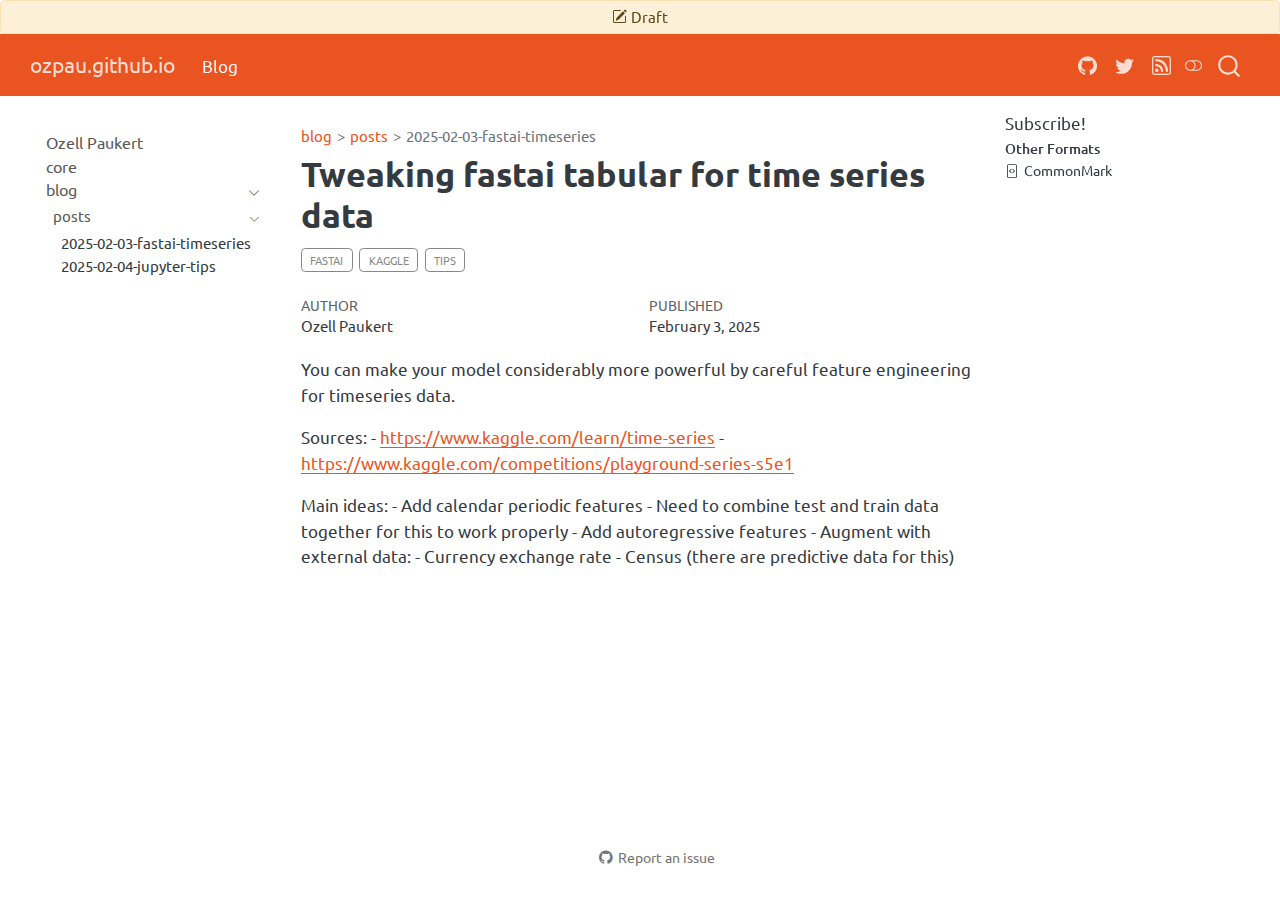
<file: blog/posts/2025-02-03-fastai-timeseries/index.html>
<!DOCTYPE html>
<html xmlns="http://www.w3.org/1999/xhtml" lang="en" xml:lang="en"><head>

<meta charset="utf-8">
<meta name="generator" content="quarto-1.6.40">

<meta name="viewport" content="width=device-width, initial-scale=1.0, user-scalable=yes">

<meta name="author" content="Ozell Paukert">
<meta name="dcterms.date" content="2025-02-03">

<title>Tweaking fastai tabular for time series data – ozpau.github.io</title>
<style>
code{white-space: pre-wrap;}
span.smallcaps{font-variant: small-caps;}
div.columns{display: flex; gap: min(4vw, 1.5em);}
div.column{flex: auto; overflow-x: auto;}
div.hanging-indent{margin-left: 1.5em; text-indent: -1.5em;}
ul.task-list{list-style: none;}
ul.task-list li input[type="checkbox"] {
  width: 0.8em;
  margin: 0 0.8em 0.2em -1em; /* quarto-specific, see https://github.com/quarto-dev/quarto-cli/issues/4556 */ 
  vertical-align: middle;
}
</style>


<script src="../../../site_libs/quarto-nav/quarto-nav.js"></script>
<script src="../../../site_libs/quarto-nav/headroom.min.js"></script>
<script src="../../../site_libs/clipboard/clipboard.min.js"></script>
<script src="../../../site_libs/quarto-search/autocomplete.umd.js"></script>
<script src="../../../site_libs/quarto-search/fuse.min.js"></script>
<script src="../../../site_libs/quarto-search/quarto-search.js"></script>
<meta name="quarto:offset" content="../../../">
<link href="../../../favicon.png" rel="icon" type="image/png">
<script src="../../../site_libs/quarto-html/quarto.js"></script>
<script src="../../../site_libs/quarto-html/popper.min.js"></script>
<script src="../../../site_libs/quarto-html/tippy.umd.min.js"></script>
<script src="../../../site_libs/quarto-html/anchor.min.js"></script>
<link href="../../../site_libs/quarto-html/tippy.css" rel="stylesheet">
<link href="../../../site_libs/quarto-html/quarto-syntax-highlighting-549806ee2085284f45b00abea8c6df48.css" rel="stylesheet" class="quarto-color-scheme" id="quarto-text-highlighting-styles">
<link href="../../../site_libs/quarto-html/quarto-syntax-highlighting-dark-8ea72dc5fed832574809a9c94082fbbb.css" rel="prefetch" class="quarto-color-scheme quarto-color-alternate" id="quarto-text-highlighting-styles">
<script src="../../../site_libs/bootstrap/bootstrap.min.js"></script>
<link href="../../../site_libs/bootstrap/bootstrap-icons.css" rel="stylesheet">
<link href="../../../site_libs/bootstrap/bootstrap-b07e2dbc655d3a7d8f130b6bb9db18c3.min.css" rel="stylesheet" append-hash="true" class="quarto-color-scheme" id="quarto-bootstrap" data-mode="light">
<link href="../../../site_libs/bootstrap/bootstrap-dark-c20a889b30d1ae89c2eaa1ca5995ea54.min.css" rel="prefetch" append-hash="true" class="quarto-color-scheme quarto-color-alternate" id="quarto-bootstrap" data-mode="dark">
<script id="quarto-search-options" type="application/json">{
  "location": "navbar",
  "copy-button": false,
  "collapse-after": 3,
  "panel-placement": "end",
  "type": "overlay",
  "limit": 50,
  "keyboard-shortcut": [
    "f",
    "/",
    "s"
  ],
  "show-item-context": false,
  "language": {
    "search-no-results-text": "No results",
    "search-matching-documents-text": "matching documents",
    "search-copy-link-title": "Copy link to search",
    "search-hide-matches-text": "Hide additional matches",
    "search-more-match-text": "more match in this document",
    "search-more-matches-text": "more matches in this document",
    "search-clear-button-title": "Clear",
    "search-text-placeholder": "",
    "search-detached-cancel-button-title": "Cancel",
    "search-submit-button-title": "Submit",
    "search-label": "Search"
  }
}</script>
<meta name="quarto:status" content="draft">


<link rel="stylesheet" href="../../../styles.css">
<meta property="og:title" content="Tweaking fastai tabular for time series data – ozpau.github.io">
<meta property="og:description" content="My blog">
<meta property="og:site_name" content="ozpau.github.io">
<meta name="twitter:title" content="Tweaking fastai tabular for time series data – ozpau.github.io">
<meta name="twitter:description" content="My blog">
<meta name="twitter:card" content="summary">
</head>

<body class="nav-sidebar floating nav-fixed">

<div id="quarto-search-results"></div>
  <header id="quarto-header" class="headroom fixed-top"><div id="quarto-draft-alert" class="alert alert-warning"><i class="bi bi-pencil-square"></i>Draft</div>
    <nav class="navbar navbar-expand-lg " data-bs-theme="dark">
      <div class="navbar-container container-fluid">
      <div class="navbar-brand-container mx-auto">
    <a class="navbar-brand" href="../../../index.html">
    <span class="navbar-title">ozpau.github.io</span>
    </a>
  </div>
            <div id="quarto-search" class="" title="Search"></div>
          <button class="navbar-toggler" type="button" data-bs-toggle="collapse" data-bs-target="#navbarCollapse" aria-controls="navbarCollapse" role="menu" aria-expanded="false" aria-label="Toggle navigation" onclick="if (window.quartoToggleHeadroom) { window.quartoToggleHeadroom(); }">
  <span class="navbar-toggler-icon"></span>
</button>
          <div class="collapse navbar-collapse" id="navbarCollapse">
            <ul class="navbar-nav navbar-nav-scroll me-auto">
  <li class="nav-item">
    <a class="nav-link active" href="../../../blog/index.html" aria-current="page"> 
<span class="menu-text">Blog</span></a>
  </li>  
</ul>
            <ul class="navbar-nav navbar-nav-scroll ms-auto">
  <li class="nav-item compact">
    <a class="nav-link" href="https://github.com/ozpau"> <i class="bi bi-github" role="img">
</i> 
<span class="menu-text"></span></a>
  </li>  
  <li class="nav-item compact">
    <a class="nav-link" href="https://bsky.app/profile/ozpau.bsky.social"> <i class="bi bi-twitter" role="img">
</i> 
<span class="menu-text"></span></a>
  </li>  
  <li class="nav-item compact">
    <a class="nav-link" href="../../../index.xml"> <i class="bi bi-rss" role="img">
</i> 
<span class="menu-text"></span></a>
  </li>  
</ul>
          </div> <!-- /navcollapse -->
            <div class="quarto-navbar-tools">
  <a href="" class="quarto-color-scheme-toggle quarto-navigation-tool  px-1" onclick="window.quartoToggleColorScheme(); return false;" title="Toggle dark mode"><i class="bi"></i></a>
</div>
      </div> <!-- /container-fluid -->
    </nav>
  <nav class="quarto-secondary-nav">
    <div class="container-fluid d-flex">
      <button type="button" class="quarto-btn-toggle btn" data-bs-toggle="collapse" role="button" data-bs-target=".quarto-sidebar-collapse-item" aria-controls="quarto-sidebar" aria-expanded="false" aria-label="Toggle sidebar navigation" onclick="if (window.quartoToggleHeadroom) { window.quartoToggleHeadroom(); }">
        <i class="bi bi-layout-text-sidebar-reverse"></i>
      </button>
        <nav class="quarto-page-breadcrumbs" aria-label="breadcrumb"><ol class="breadcrumb"><li class="breadcrumb-item"><a href="../../../blog/index.html">blog</a></li><li class="breadcrumb-item"><a href="../../../blog/posts/2025-02-03-fastai-timeseries/index.html">posts</a></li><li class="breadcrumb-item"><a href="../../../blog/posts/2025-02-03-fastai-timeseries/index.html">2025-02-03-fastai-timeseries</a></li></ol></nav>
        <a class="flex-grow-1" role="navigation" data-bs-toggle="collapse" data-bs-target=".quarto-sidebar-collapse-item" aria-controls="quarto-sidebar" aria-expanded="false" aria-label="Toggle sidebar navigation" onclick="if (window.quartoToggleHeadroom) { window.quartoToggleHeadroom(); }">      
        </a>
    </div>
  </nav>
</header>
<!-- content -->
<div id="quarto-content" class="quarto-container page-columns page-rows-contents page-layout-article page-navbar">
<!-- sidebar -->
  <nav id="quarto-sidebar" class="sidebar collapse collapse-horizontal quarto-sidebar-collapse-item sidebar-navigation floating overflow-auto">
    <div class="sidebar-menu-container"> 
    <ul class="list-unstyled mt-1">
        <li class="sidebar-item">
  <div class="sidebar-item-container"> 
  <a href="../../../index.html" class="sidebar-item-text sidebar-link">
 <span class="menu-text">Ozell Paukert</span></a>
  </div>
</li>
        <li class="sidebar-item">
  <div class="sidebar-item-container"> 
  <a href="../../../core.html" class="sidebar-item-text sidebar-link">
 <span class="menu-text">core</span></a>
  </div>
</li>
        <li class="sidebar-item sidebar-item-section">
      <div class="sidebar-item-container"> 
            <a href="../../../blog/index.html" class="sidebar-item-text sidebar-link">
 <span class="menu-text">blog</span></a>
          <a class="sidebar-item-toggle text-start" data-bs-toggle="collapse" data-bs-target="#quarto-sidebar-section-1" role="navigation" aria-expanded="true" aria-label="Toggle section">
            <i class="bi bi-chevron-right ms-2"></i>
          </a> 
      </div>
      <ul id="quarto-sidebar-section-1" class="collapse list-unstyled sidebar-section depth1 show">  
          <li class="sidebar-item sidebar-item-section">
      <div class="sidebar-item-container"> 
            <a class="sidebar-item-text sidebar-link text-start" data-bs-toggle="collapse" data-bs-target="#quarto-sidebar-section-2" role="navigation" aria-expanded="true">
 <span class="menu-text">posts</span></a>
          <a class="sidebar-item-toggle text-start" data-bs-toggle="collapse" data-bs-target="#quarto-sidebar-section-2" role="navigation" aria-expanded="true" aria-label="Toggle section">
            <i class="bi bi-chevron-right ms-2"></i>
          </a> 
      </div>
      <ul id="quarto-sidebar-section-2" class="collapse list-unstyled sidebar-section depth2 show">  
          <li class="sidebar-item sidebar-item-section">
      <span class="sidebar-item-text sidebar-link text-start">
 <span class="menu-text">2025-02-03-fastai-timeseries</span></span>
  </li>
          <li class="sidebar-item sidebar-item-section">
      <span class="sidebar-item-text sidebar-link text-start">
 <span class="menu-text">2025-02-04-jupyter-tips</span></span>
  </li>
      </ul>
  </li>
      </ul>
  </li>
    </ul>
    </div>
</nav>
<div id="quarto-sidebar-glass" class="quarto-sidebar-collapse-item" data-bs-toggle="collapse" data-bs-target=".quarto-sidebar-collapse-item"></div>
<!-- margin-sidebar -->
    <div id="quarto-margin-sidebar" class="sidebar margin-sidebar"><div class="quarto-margin-header"><div class="margin-header-item">
<div>Subscribe!</div>
</div></div>
        
    <div class="quarto-alternate-formats"><h2>Other Formats</h2><ul><li><a href="index.html.md"><i class="bi bi-file-code"></i>CommonMark</a></li></ul></div></div>
<!-- main -->
<main class="content" id="quarto-document-content">

<header id="title-block-header" class="quarto-title-block default"><nav class="quarto-page-breadcrumbs quarto-title-breadcrumbs d-none d-lg-block" aria-label="breadcrumb"><ol class="breadcrumb"><li class="breadcrumb-item"><a href="../../../blog/index.html">blog</a></li><li class="breadcrumb-item"><a href="../../../blog/posts/2025-02-03-fastai-timeseries/index.html">posts</a></li><li class="breadcrumb-item"><a href="../../../blog/posts/2025-02-03-fastai-timeseries/index.html">2025-02-03-fastai-timeseries</a></li></ol></nav>
<div class="quarto-title">
<h1 class="title">Tweaking fastai tabular for time series data</h1>
  <div class="quarto-categories">
    <div class="quarto-category">fastai</div>
    <div class="quarto-category">kaggle</div>
    <div class="quarto-category">tips</div>
  </div>
  </div>



<div class="quarto-title-meta">

    <div>
    <div class="quarto-title-meta-heading">Author</div>
    <div class="quarto-title-meta-contents">
             <p>Ozell Paukert </p>
          </div>
  </div>
    
    <div>
    <div class="quarto-title-meta-heading">Published</div>
    <div class="quarto-title-meta-contents">
      <p class="date">February 3, 2025</p>
    </div>
  </div>
  
    
  </div>
  


</header>


<!-- WARNING: THIS FILE WAS AUTOGENERATED! DO NOT EDIT! -->
<p>You can make your model considerably more powerful by careful feature engineering for timeseries data.</p>
<p>Sources: - <a href="https://www.kaggle.com/learn/time-series" class="uri">https://www.kaggle.com/learn/time-series</a> - <a href="https://www.kaggle.com/competitions/playground-series-s5e1" class="uri">https://www.kaggle.com/competitions/playground-series-s5e1</a></p>
<p>Main ideas: - Add calendar periodic features - Need to combine test and train data together for this to work properly - Add autoregressive features - Augment with external data: - Currency exchange rate - Census (there are predictive data for this)</p>



</main> <!-- /main -->
<script id="quarto-html-after-body" type="application/javascript">
window.document.addEventListener("DOMContentLoaded", function (event) {
  const toggleBodyColorMode = (bsSheetEl) => {
    const mode = bsSheetEl.getAttribute("data-mode");
    const bodyEl = window.document.querySelector("body");
    if (mode === "dark") {
      bodyEl.classList.add("quarto-dark");
      bodyEl.classList.remove("quarto-light");
    } else {
      bodyEl.classList.add("quarto-light");
      bodyEl.classList.remove("quarto-dark");
    }
  }
  const toggleBodyColorPrimary = () => {
    const bsSheetEl = window.document.querySelector("link#quarto-bootstrap");
    if (bsSheetEl) {
      toggleBodyColorMode(bsSheetEl);
    }
  }
  toggleBodyColorPrimary();  
  const disableStylesheet = (stylesheets) => {
    for (let i=0; i < stylesheets.length; i++) {
      const stylesheet = stylesheets[i];
      stylesheet.rel = 'prefetch';
    }
  }
  const enableStylesheet = (stylesheets) => {
    for (let i=0; i < stylesheets.length; i++) {
      const stylesheet = stylesheets[i];
      stylesheet.rel = 'stylesheet';
    }
  }
  const manageTransitions = (selector, allowTransitions) => {
    const els = window.document.querySelectorAll(selector);
    for (let i=0; i < els.length; i++) {
      const el = els[i];
      if (allowTransitions) {
        el.classList.remove('notransition');
      } else {
        el.classList.add('notransition');
      }
    }
  }
  const toggleGiscusIfUsed = (isAlternate, darkModeDefault) => {
    const baseTheme = document.querySelector('#giscus-base-theme')?.value ?? 'light';
    const alternateTheme = document.querySelector('#giscus-alt-theme')?.value ?? 'dark';
    let newTheme = '';
    if(darkModeDefault) {
      newTheme = isAlternate ? baseTheme : alternateTheme;
    } else {
      newTheme = isAlternate ? alternateTheme : baseTheme;
    }
    const changeGiscusTheme = () => {
      // From: https://github.com/giscus/giscus/issues/336
      const sendMessage = (message) => {
        const iframe = document.querySelector('iframe.giscus-frame');
        if (!iframe) return;
        iframe.contentWindow.postMessage({ giscus: message }, 'https://giscus.app');
      }
      sendMessage({
        setConfig: {
          theme: newTheme
        }
      });
    }
    const isGiscussLoaded = window.document.querySelector('iframe.giscus-frame') !== null;
    if (isGiscussLoaded) {
      changeGiscusTheme();
    }
  }
  const toggleColorMode = (alternate) => {
    // Switch the stylesheets
    const alternateStylesheets = window.document.querySelectorAll('link.quarto-color-scheme.quarto-color-alternate');
    manageTransitions('#quarto-margin-sidebar .nav-link', false);
    if (alternate) {
      enableStylesheet(alternateStylesheets);
      for (const sheetNode of alternateStylesheets) {
        if (sheetNode.id === "quarto-bootstrap") {
          toggleBodyColorMode(sheetNode);
        }
      }
    } else {
      disableStylesheet(alternateStylesheets);
      toggleBodyColorPrimary();
    }
    manageTransitions('#quarto-margin-sidebar .nav-link', true);
    // Switch the toggles
    const toggles = window.document.querySelectorAll('.quarto-color-scheme-toggle');
    for (let i=0; i < toggles.length; i++) {
      const toggle = toggles[i];
      if (toggle) {
        if (alternate) {
          toggle.classList.add("alternate");     
        } else {
          toggle.classList.remove("alternate");
        }
      }
    }
    // Hack to workaround the fact that safari doesn't
    // properly recolor the scrollbar when toggling (#1455)
    if (navigator.userAgent.indexOf('Safari') > 0 && navigator.userAgent.indexOf('Chrome') == -1) {
      manageTransitions("body", false);
      window.scrollTo(0, 1);
      setTimeout(() => {
        window.scrollTo(0, 0);
        manageTransitions("body", true);
      }, 40);  
    }
  }
  const isFileUrl = () => { 
    return window.location.protocol === 'file:';
  }
  const hasAlternateSentinel = () => {  
    let styleSentinel = getColorSchemeSentinel();
    if (styleSentinel !== null) {
      return styleSentinel === "alternate";
    } else {
      return false;
    }
  }
  const setStyleSentinel = (alternate) => {
    const value = alternate ? "alternate" : "default";
    if (!isFileUrl()) {
      window.localStorage.setItem("quarto-color-scheme", value);
    } else {
      localAlternateSentinel = value;
    }
  }
  const getColorSchemeSentinel = () => {
    if (!isFileUrl()) {
      const storageValue = window.localStorage.getItem("quarto-color-scheme");
      return storageValue != null ? storageValue : localAlternateSentinel;
    } else {
      return localAlternateSentinel;
    }
  }
  const darkModeDefault = false;
  let localAlternateSentinel = darkModeDefault ? 'alternate' : 'default';
  // Dark / light mode switch
  window.quartoToggleColorScheme = () => {
    // Read the current dark / light value 
    let toAlternate = !hasAlternateSentinel();
    toggleColorMode(toAlternate);
    setStyleSentinel(toAlternate);
    toggleGiscusIfUsed(toAlternate, darkModeDefault);
  };
  // Ensure there is a toggle, if there isn't float one in the top right
  if (window.document.querySelector('.quarto-color-scheme-toggle') === null) {
    const a = window.document.createElement('a');
    a.classList.add('top-right');
    a.classList.add('quarto-color-scheme-toggle');
    a.href = "";
    a.onclick = function() { try { window.quartoToggleColorScheme(); } catch {} return false; };
    const i = window.document.createElement("i");
    i.classList.add('bi');
    a.appendChild(i);
    window.document.body.appendChild(a);
  }
  // Switch to dark mode if need be
  if (hasAlternateSentinel()) {
    toggleColorMode(true);
  } else {
    toggleColorMode(false);
  }
  const icon = "";
  const anchorJS = new window.AnchorJS();
  anchorJS.options = {
    placement: 'right',
    icon: icon
  };
  anchorJS.add('.anchored');
  const isCodeAnnotation = (el) => {
    for (const clz of el.classList) {
      if (clz.startsWith('code-annotation-')) {                     
        return true;
      }
    }
    return false;
  }
  const onCopySuccess = function(e) {
    // button target
    const button = e.trigger;
    // don't keep focus
    button.blur();
    // flash "checked"
    button.classList.add('code-copy-button-checked');
    var currentTitle = button.getAttribute("title");
    button.setAttribute("title", "Copied!");
    let tooltip;
    if (window.bootstrap) {
      button.setAttribute("data-bs-toggle", "tooltip");
      button.setAttribute("data-bs-placement", "left");
      button.setAttribute("data-bs-title", "Copied!");
      tooltip = new bootstrap.Tooltip(button, 
        { trigger: "manual", 
          customClass: "code-copy-button-tooltip",
          offset: [0, -8]});
      tooltip.show();    
    }
    setTimeout(function() {
      if (tooltip) {
        tooltip.hide();
        button.removeAttribute("data-bs-title");
        button.removeAttribute("data-bs-toggle");
        button.removeAttribute("data-bs-placement");
      }
      button.setAttribute("title", currentTitle);
      button.classList.remove('code-copy-button-checked');
    }, 1000);
    // clear code selection
    e.clearSelection();
  }
  const getTextToCopy = function(trigger) {
      const codeEl = trigger.previousElementSibling.cloneNode(true);
      for (const childEl of codeEl.children) {
        if (isCodeAnnotation(childEl)) {
          childEl.remove();
        }
      }
      return codeEl.innerText;
  }
  const clipboard = new window.ClipboardJS('.code-copy-button:not([data-in-quarto-modal])', {
    text: getTextToCopy
  });
  clipboard.on('success', onCopySuccess);
  if (window.document.getElementById('quarto-embedded-source-code-modal')) {
    const clipboardModal = new window.ClipboardJS('.code-copy-button[data-in-quarto-modal]', {
      text: getTextToCopy,
      container: window.document.getElementById('quarto-embedded-source-code-modal')
    });
    clipboardModal.on('success', onCopySuccess);
  }
    var localhostRegex = new RegExp(/^(?:http|https):\/\/localhost\:?[0-9]*\//);
    var mailtoRegex = new RegExp(/^mailto:/);
      var filterRegex = new RegExp("https:\/\/ozpau\.github\.io\/ozpau\.github\.io");
    var isInternal = (href) => {
        return filterRegex.test(href) || localhostRegex.test(href) || mailtoRegex.test(href);
    }
    // Inspect non-navigation links and adorn them if external
 	var links = window.document.querySelectorAll('a[href]:not(.nav-link):not(.navbar-brand):not(.toc-action):not(.sidebar-link):not(.sidebar-item-toggle):not(.pagination-link):not(.no-external):not([aria-hidden]):not(.dropdown-item):not(.quarto-navigation-tool):not(.about-link)');
    for (var i=0; i<links.length; i++) {
      const link = links[i];
      if (!isInternal(link.href)) {
        // undo the damage that might have been done by quarto-nav.js in the case of
        // links that we want to consider external
        if (link.dataset.originalHref !== undefined) {
          link.href = link.dataset.originalHref;
        }
      }
    }
  function tippyHover(el, contentFn, onTriggerFn, onUntriggerFn) {
    const config = {
      allowHTML: true,
      maxWidth: 500,
      delay: 100,
      arrow: false,
      appendTo: function(el) {
          return el.parentElement;
      },
      interactive: true,
      interactiveBorder: 10,
      theme: 'quarto',
      placement: 'bottom-start',
    };
    if (contentFn) {
      config.content = contentFn;
    }
    if (onTriggerFn) {
      config.onTrigger = onTriggerFn;
    }
    if (onUntriggerFn) {
      config.onUntrigger = onUntriggerFn;
    }
    window.tippy(el, config); 
  }
  const noterefs = window.document.querySelectorAll('a[role="doc-noteref"]');
  for (var i=0; i<noterefs.length; i++) {
    const ref = noterefs[i];
    tippyHover(ref, function() {
      // use id or data attribute instead here
      let href = ref.getAttribute('data-footnote-href') || ref.getAttribute('href');
      try { href = new URL(href).hash; } catch {}
      const id = href.replace(/^#\/?/, "");
      const note = window.document.getElementById(id);
      if (note) {
        return note.innerHTML;
      } else {
        return "";
      }
    });
  }
  const xrefs = window.document.querySelectorAll('a.quarto-xref');
  const processXRef = (id, note) => {
    // Strip column container classes
    const stripColumnClz = (el) => {
      el.classList.remove("page-full", "page-columns");
      if (el.children) {
        for (const child of el.children) {
          stripColumnClz(child);
        }
      }
    }
    stripColumnClz(note)
    if (id === null || id.startsWith('sec-')) {
      // Special case sections, only their first couple elements
      const container = document.createElement("div");
      if (note.children && note.children.length > 2) {
        container.appendChild(note.children[0].cloneNode(true));
        for (let i = 1; i < note.children.length; i++) {
          const child = note.children[i];
          if (child.tagName === "P" && child.innerText === "") {
            continue;
          } else {
            container.appendChild(child.cloneNode(true));
            break;
          }
        }
        if (window.Quarto?.typesetMath) {
          window.Quarto.typesetMath(container);
        }
        return container.innerHTML
      } else {
        if (window.Quarto?.typesetMath) {
          window.Quarto.typesetMath(note);
        }
        return note.innerHTML;
      }
    } else {
      // Remove any anchor links if they are present
      const anchorLink = note.querySelector('a.anchorjs-link');
      if (anchorLink) {
        anchorLink.remove();
      }
      if (window.Quarto?.typesetMath) {
        window.Quarto.typesetMath(note);
      }
      if (note.classList.contains("callout")) {
        return note.outerHTML;
      } else {
        return note.innerHTML;
      }
    }
  }
  for (var i=0; i<xrefs.length; i++) {
    const xref = xrefs[i];
    tippyHover(xref, undefined, function(instance) {
      instance.disable();
      let url = xref.getAttribute('href');
      let hash = undefined; 
      if (url.startsWith('#')) {
        hash = url;
      } else {
        try { hash = new URL(url).hash; } catch {}
      }
      if (hash) {
        const id = hash.replace(/^#\/?/, "");
        const note = window.document.getElementById(id);
        if (note !== null) {
          try {
            const html = processXRef(id, note.cloneNode(true));
            instance.setContent(html);
          } finally {
            instance.enable();
            instance.show();
          }
        } else {
          // See if we can fetch this
          fetch(url.split('#')[0])
          .then(res => res.text())
          .then(html => {
            const parser = new DOMParser();
            const htmlDoc = parser.parseFromString(html, "text/html");
            const note = htmlDoc.getElementById(id);
            if (note !== null) {
              const html = processXRef(id, note);
              instance.setContent(html);
            } 
          }).finally(() => {
            instance.enable();
            instance.show();
          });
        }
      } else {
        // See if we can fetch a full url (with no hash to target)
        // This is a special case and we should probably do some content thinning / targeting
        fetch(url)
        .then(res => res.text())
        .then(html => {
          const parser = new DOMParser();
          const htmlDoc = parser.parseFromString(html, "text/html");
          const note = htmlDoc.querySelector('main.content');
          if (note !== null) {
            // This should only happen for chapter cross references
            // (since there is no id in the URL)
            // remove the first header
            if (note.children.length > 0 && note.children[0].tagName === "HEADER") {
              note.children[0].remove();
            }
            const html = processXRef(null, note);
            instance.setContent(html);
          } 
        }).finally(() => {
          instance.enable();
          instance.show();
        });
      }
    }, function(instance) {
    });
  }
      let selectedAnnoteEl;
      const selectorForAnnotation = ( cell, annotation) => {
        let cellAttr = 'data-code-cell="' + cell + '"';
        let lineAttr = 'data-code-annotation="' +  annotation + '"';
        const selector = 'span[' + cellAttr + '][' + lineAttr + ']';
        return selector;
      }
      const selectCodeLines = (annoteEl) => {
        const doc = window.document;
        const targetCell = annoteEl.getAttribute("data-target-cell");
        const targetAnnotation = annoteEl.getAttribute("data-target-annotation");
        const annoteSpan = window.document.querySelector(selectorForAnnotation(targetCell, targetAnnotation));
        const lines = annoteSpan.getAttribute("data-code-lines").split(",");
        const lineIds = lines.map((line) => {
          return targetCell + "-" + line;
        })
        let top = null;
        let height = null;
        let parent = null;
        if (lineIds.length > 0) {
            //compute the position of the single el (top and bottom and make a div)
            const el = window.document.getElementById(lineIds[0]);
            top = el.offsetTop;
            height = el.offsetHeight;
            parent = el.parentElement.parentElement;
          if (lineIds.length > 1) {
            const lastEl = window.document.getElementById(lineIds[lineIds.length - 1]);
            const bottom = lastEl.offsetTop + lastEl.offsetHeight;
            height = bottom - top;
          }
          if (top !== null && height !== null && parent !== null) {
            // cook up a div (if necessary) and position it 
            let div = window.document.getElementById("code-annotation-line-highlight");
            if (div === null) {
              div = window.document.createElement("div");
              div.setAttribute("id", "code-annotation-line-highlight");
              div.style.position = 'absolute';
              parent.appendChild(div);
            }
            div.style.top = top - 2 + "px";
            div.style.height = height + 4 + "px";
            div.style.left = 0;
            let gutterDiv = window.document.getElementById("code-annotation-line-highlight-gutter");
            if (gutterDiv === null) {
              gutterDiv = window.document.createElement("div");
              gutterDiv.setAttribute("id", "code-annotation-line-highlight-gutter");
              gutterDiv.style.position = 'absolute';
              const codeCell = window.document.getElementById(targetCell);
              const gutter = codeCell.querySelector('.code-annotation-gutter');
              gutter.appendChild(gutterDiv);
            }
            gutterDiv.style.top = top - 2 + "px";
            gutterDiv.style.height = height + 4 + "px";
          }
          selectedAnnoteEl = annoteEl;
        }
      };
      const unselectCodeLines = () => {
        const elementsIds = ["code-annotation-line-highlight", "code-annotation-line-highlight-gutter"];
        elementsIds.forEach((elId) => {
          const div = window.document.getElementById(elId);
          if (div) {
            div.remove();
          }
        });
        selectedAnnoteEl = undefined;
      };
        // Handle positioning of the toggle
    window.addEventListener(
      "resize",
      throttle(() => {
        elRect = undefined;
        if (selectedAnnoteEl) {
          selectCodeLines(selectedAnnoteEl);
        }
      }, 10)
    );
    function throttle(fn, ms) {
    let throttle = false;
    let timer;
      return (...args) => {
        if(!throttle) { // first call gets through
            fn.apply(this, args);
            throttle = true;
        } else { // all the others get throttled
            if(timer) clearTimeout(timer); // cancel #2
            timer = setTimeout(() => {
              fn.apply(this, args);
              timer = throttle = false;
            }, ms);
        }
      };
    }
      // Attach click handler to the DT
      const annoteDls = window.document.querySelectorAll('dt[data-target-cell]');
      for (const annoteDlNode of annoteDls) {
        annoteDlNode.addEventListener('click', (event) => {
          const clickedEl = event.target;
          if (clickedEl !== selectedAnnoteEl) {
            unselectCodeLines();
            const activeEl = window.document.querySelector('dt[data-target-cell].code-annotation-active');
            if (activeEl) {
              activeEl.classList.remove('code-annotation-active');
            }
            selectCodeLines(clickedEl);
            clickedEl.classList.add('code-annotation-active');
          } else {
            // Unselect the line
            unselectCodeLines();
            clickedEl.classList.remove('code-annotation-active');
          }
        });
      }
  const findCites = (el) => {
    const parentEl = el.parentElement;
    if (parentEl) {
      const cites = parentEl.dataset.cites;
      if (cites) {
        return {
          el,
          cites: cites.split(' ')
        };
      } else {
        return findCites(el.parentElement)
      }
    } else {
      return undefined;
    }
  };
  var bibliorefs = window.document.querySelectorAll('a[role="doc-biblioref"]');
  for (var i=0; i<bibliorefs.length; i++) {
    const ref = bibliorefs[i];
    const citeInfo = findCites(ref);
    if (citeInfo) {
      tippyHover(citeInfo.el, function() {
        var popup = window.document.createElement('div');
        citeInfo.cites.forEach(function(cite) {
          var citeDiv = window.document.createElement('div');
          citeDiv.classList.add('hanging-indent');
          citeDiv.classList.add('csl-entry');
          var biblioDiv = window.document.getElementById('ref-' + cite);
          if (biblioDiv) {
            citeDiv.innerHTML = biblioDiv.innerHTML;
          }
          popup.appendChild(citeDiv);
        });
        return popup.innerHTML;
      });
    }
  }
});
</script>
</div> <!-- /content -->




<footer class="footer"><div class="nav-footer"><div class="nav-footer-center"><div class="toc-actions"><ul><li><a href="https://github.com/ozpau/ozpau.github.io/issues/new" class="toc-action"><i class="bi bi-github"></i>Report an issue</a></li></ul></div></div></div></footer></body></html>
</file>
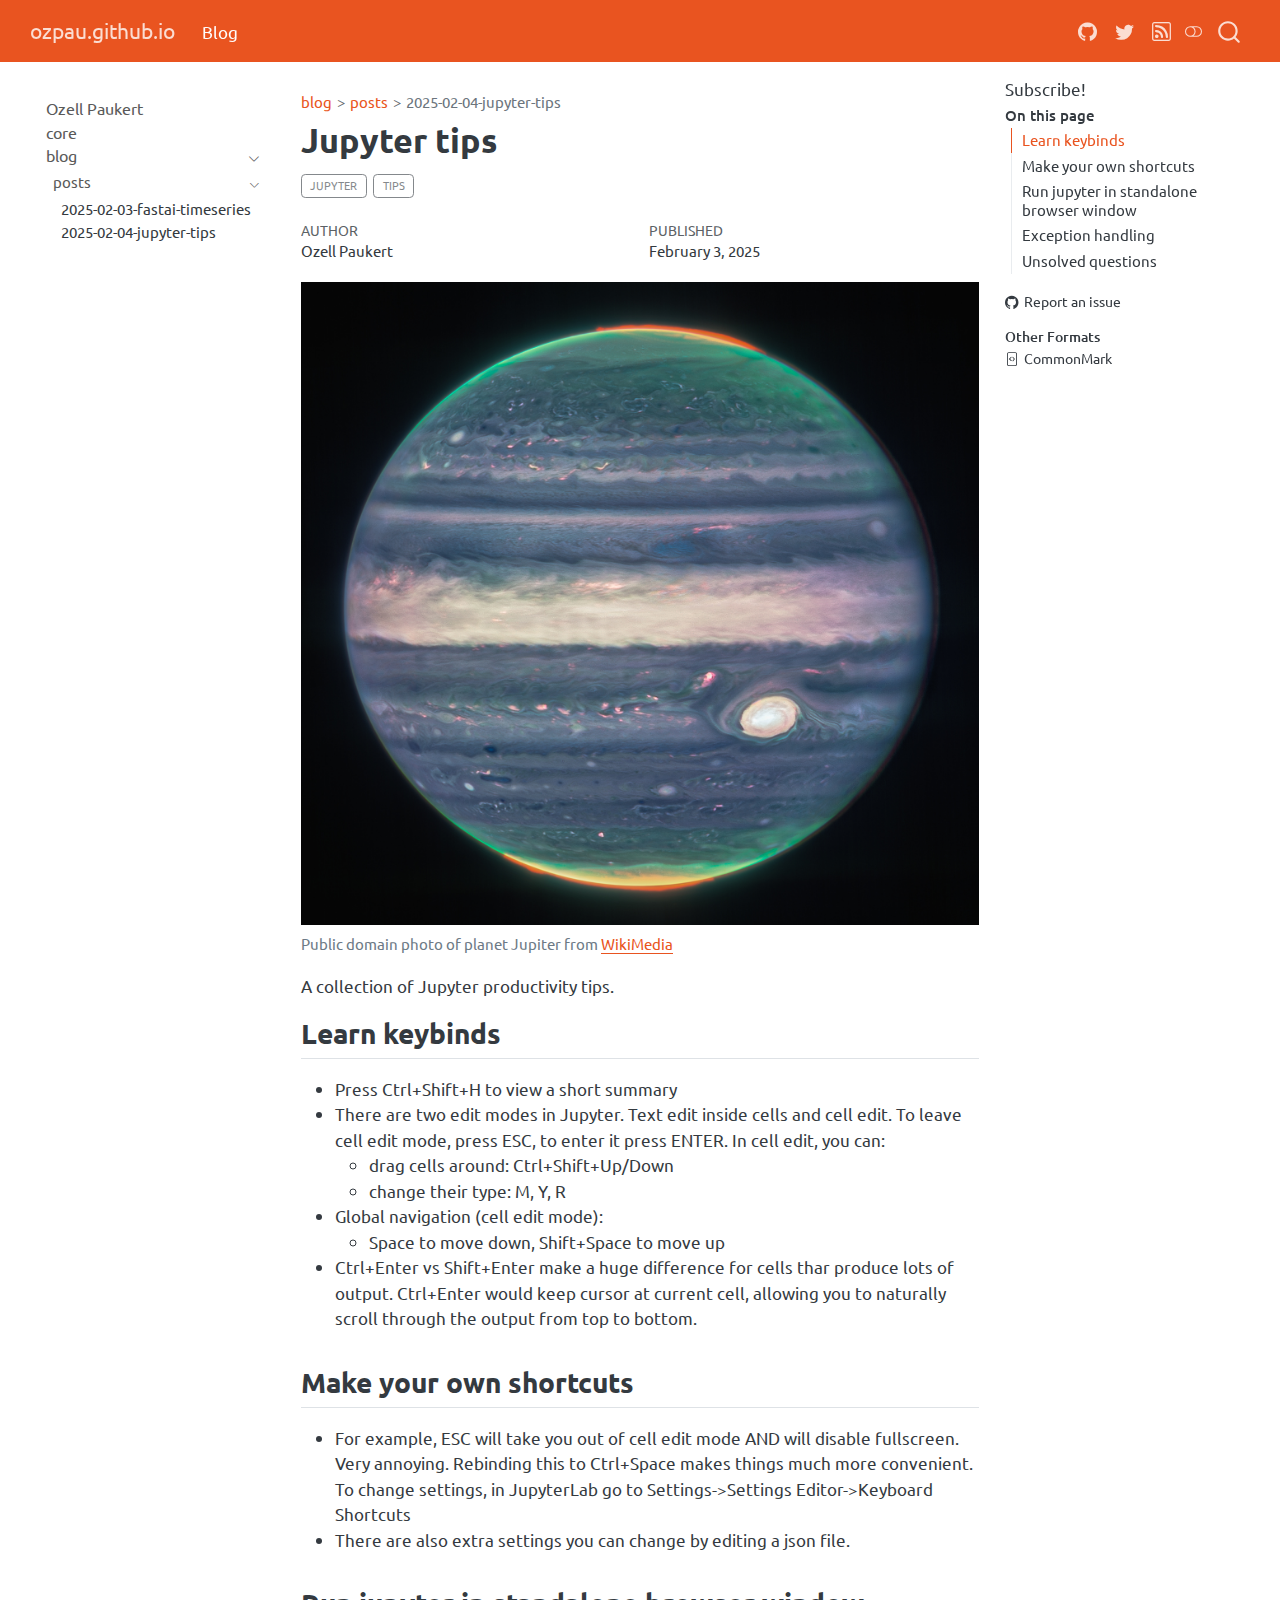
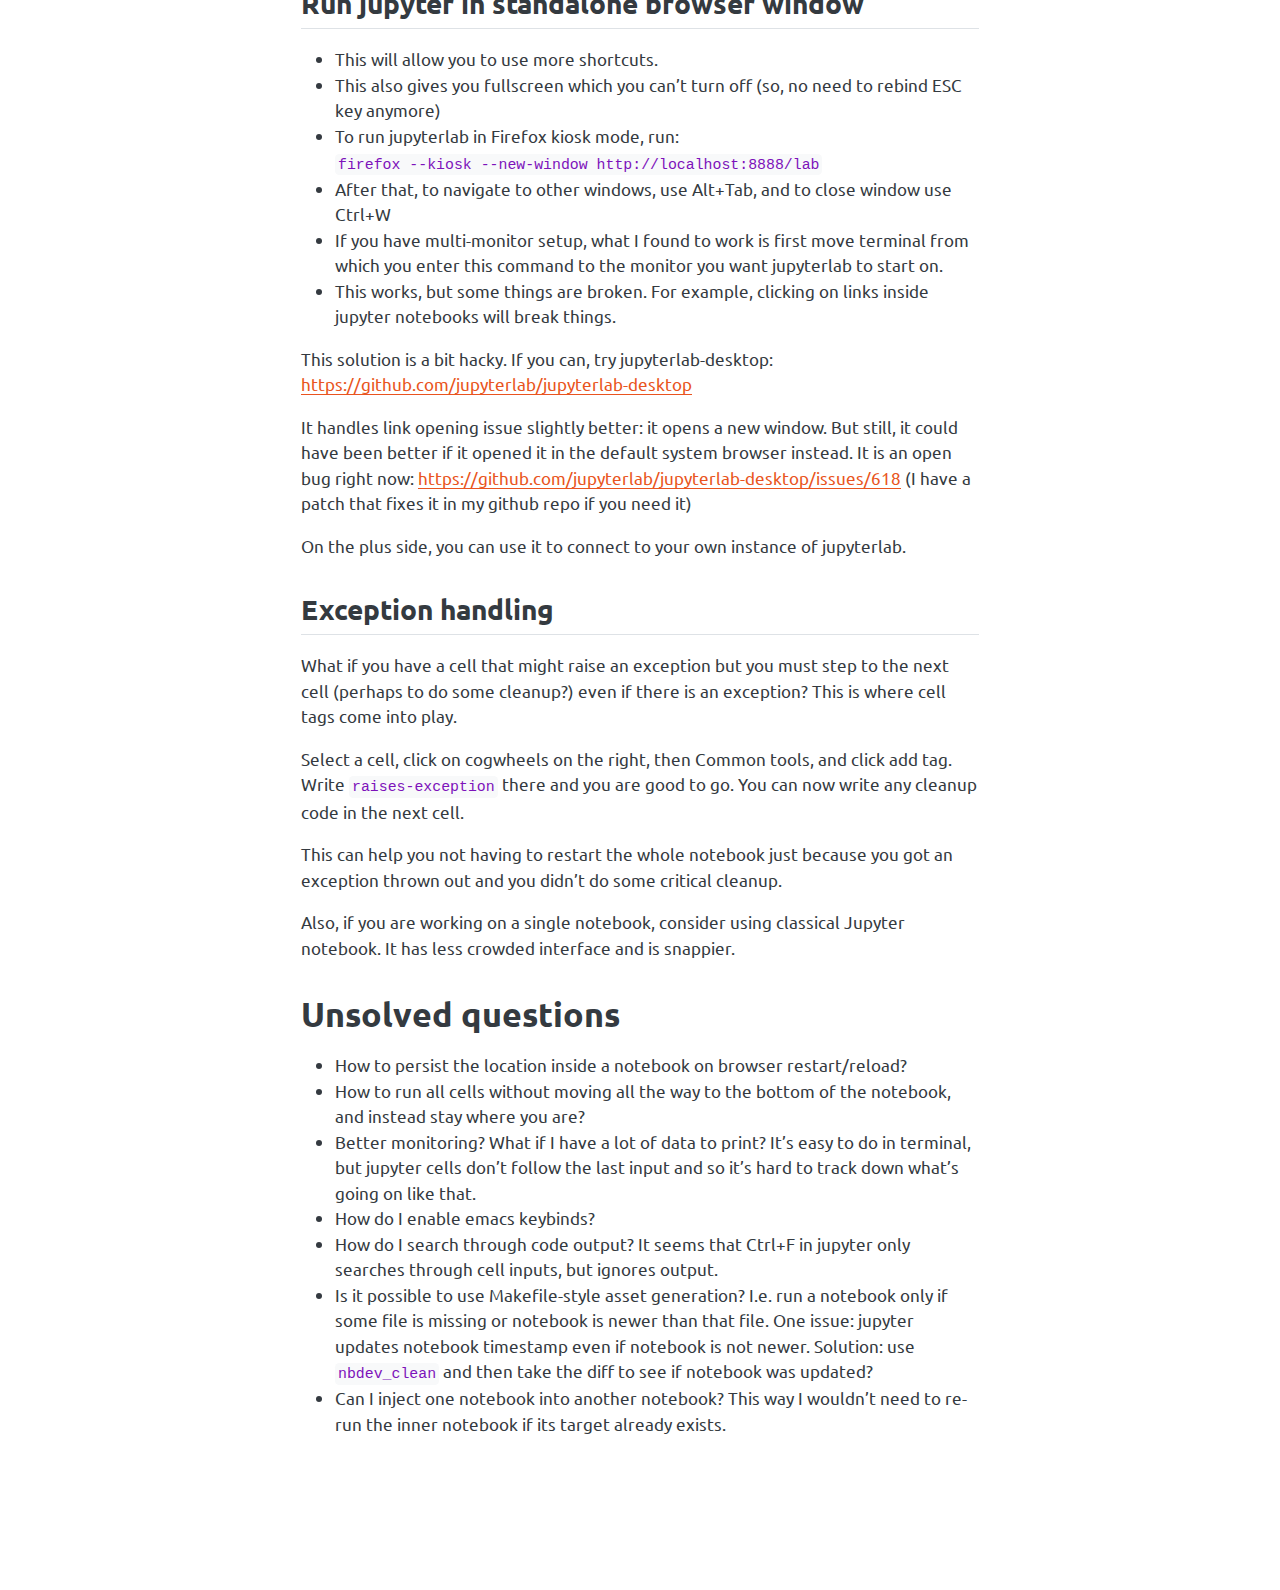
<file: blog/posts/2025-02-04-jupyter-tips/index.html>
<!DOCTYPE html>
<html xmlns="http://www.w3.org/1999/xhtml" lang="en" xml:lang="en"><head>

<meta charset="utf-8">
<meta name="generator" content="quarto-1.6.40">

<meta name="viewport" content="width=device-width, initial-scale=1.0, user-scalable=yes">

<meta name="author" content="Ozell Paukert">
<meta name="dcterms.date" content="2025-02-03">

<title>Jupyter tips – ozpau.github.io</title>
<style>
code{white-space: pre-wrap;}
span.smallcaps{font-variant: small-caps;}
div.columns{display: flex; gap: min(4vw, 1.5em);}
div.column{flex: auto; overflow-x: auto;}
div.hanging-indent{margin-left: 1.5em; text-indent: -1.5em;}
ul.task-list{list-style: none;}
ul.task-list li input[type="checkbox"] {
  width: 0.8em;
  margin: 0 0.8em 0.2em -1em; /* quarto-specific, see https://github.com/quarto-dev/quarto-cli/issues/4556 */ 
  vertical-align: middle;
}
</style>


<script src="../../../site_libs/quarto-nav/quarto-nav.js"></script>
<script src="../../../site_libs/quarto-nav/headroom.min.js"></script>
<script src="../../../site_libs/clipboard/clipboard.min.js"></script>
<script src="../../../site_libs/quarto-search/autocomplete.umd.js"></script>
<script src="../../../site_libs/quarto-search/fuse.min.js"></script>
<script src="../../../site_libs/quarto-search/quarto-search.js"></script>
<meta name="quarto:offset" content="../../../">
<link href="../../../favicon.png" rel="icon" type="image/png">
<script src="../../../site_libs/quarto-html/quarto.js"></script>
<script src="../../../site_libs/quarto-html/popper.min.js"></script>
<script src="../../../site_libs/quarto-html/tippy.umd.min.js"></script>
<script src="../../../site_libs/quarto-html/anchor.min.js"></script>
<link href="../../../site_libs/quarto-html/tippy.css" rel="stylesheet">
<link href="../../../site_libs/quarto-html/quarto-syntax-highlighting-549806ee2085284f45b00abea8c6df48.css" rel="stylesheet" class="quarto-color-scheme" id="quarto-text-highlighting-styles">
<link href="../../../site_libs/quarto-html/quarto-syntax-highlighting-dark-8ea72dc5fed832574809a9c94082fbbb.css" rel="prefetch" class="quarto-color-scheme quarto-color-alternate" id="quarto-text-highlighting-styles">
<script src="../../../site_libs/bootstrap/bootstrap.min.js"></script>
<link href="../../../site_libs/bootstrap/bootstrap-icons.css" rel="stylesheet">
<link href="../../../site_libs/bootstrap/bootstrap-b07e2dbc655d3a7d8f130b6bb9db18c3.min.css" rel="stylesheet" append-hash="true" class="quarto-color-scheme" id="quarto-bootstrap" data-mode="light">
<link href="../../../site_libs/bootstrap/bootstrap-dark-c20a889b30d1ae89c2eaa1ca5995ea54.min.css" rel="prefetch" append-hash="true" class="quarto-color-scheme quarto-color-alternate" id="quarto-bootstrap" data-mode="dark">
<script id="quarto-search-options" type="application/json">{
  "location": "navbar",
  "copy-button": false,
  "collapse-after": 3,
  "panel-placement": "end",
  "type": "overlay",
  "limit": 50,
  "keyboard-shortcut": [
    "f",
    "/",
    "s"
  ],
  "show-item-context": false,
  "language": {
    "search-no-results-text": "No results",
    "search-matching-documents-text": "matching documents",
    "search-copy-link-title": "Copy link to search",
    "search-hide-matches-text": "Hide additional matches",
    "search-more-match-text": "more match in this document",
    "search-more-matches-text": "more matches in this document",
    "search-clear-button-title": "Clear",
    "search-text-placeholder": "",
    "search-detached-cancel-button-title": "Cancel",
    "search-submit-button-title": "Submit",
    "search-label": "Search"
  }
}</script>


<link rel="stylesheet" href="../../../styles.css">
<meta property="og:title" content="Jupyter tips – ozpau.github.io">
<meta property="og:description" content="My blog">
<meta property="og:image" content="https://ozpau.github.io/ozpau.github.io/blog/posts/2025-02-04-jupyter-tips/cover.jpg">
<meta property="og:site_name" content="ozpau.github.io">
<meta name="twitter:title" content="Jupyter tips – ozpau.github.io">
<meta name="twitter:description" content="My blog">
<meta name="twitter:image" content="https://ozpau.github.io/ozpau.github.io/blog/posts/2025-02-04-jupyter-tips/cover.jpg">
<meta name="twitter:card" content="summary_large_image">
</head>

<body class="nav-sidebar floating nav-fixed">

<div id="quarto-search-results"></div>
  <header id="quarto-header" class="headroom fixed-top">
    <nav class="navbar navbar-expand-lg " data-bs-theme="dark">
      <div class="navbar-container container-fluid">
      <div class="navbar-brand-container mx-auto">
    <a class="navbar-brand" href="../../../index.html">
    <span class="navbar-title">ozpau.github.io</span>
    </a>
  </div>
            <div id="quarto-search" class="" title="Search"></div>
          <button class="navbar-toggler" type="button" data-bs-toggle="collapse" data-bs-target="#navbarCollapse" aria-controls="navbarCollapse" role="menu" aria-expanded="false" aria-label="Toggle navigation" onclick="if (window.quartoToggleHeadroom) { window.quartoToggleHeadroom(); }">
  <span class="navbar-toggler-icon"></span>
</button>
          <div class="collapse navbar-collapse" id="navbarCollapse">
            <ul class="navbar-nav navbar-nav-scroll me-auto">
  <li class="nav-item">
    <a class="nav-link active" href="../../../blog/index.html" aria-current="page"> 
<span class="menu-text">Blog</span></a>
  </li>  
</ul>
            <ul class="navbar-nav navbar-nav-scroll ms-auto">
  <li class="nav-item compact">
    <a class="nav-link" href="https://github.com/ozpau"> <i class="bi bi-github" role="img">
</i> 
<span class="menu-text"></span></a>
  </li>  
  <li class="nav-item compact">
    <a class="nav-link" href="https://bsky.app/profile/ozpau.bsky.social"> <i class="bi bi-twitter" role="img">
</i> 
<span class="menu-text"></span></a>
  </li>  
  <li class="nav-item compact">
    <a class="nav-link" href="../../../index.xml"> <i class="bi bi-rss" role="img">
</i> 
<span class="menu-text"></span></a>
  </li>  
</ul>
          </div> <!-- /navcollapse -->
            <div class="quarto-navbar-tools">
  <a href="" class="quarto-color-scheme-toggle quarto-navigation-tool  px-1" onclick="window.quartoToggleColorScheme(); return false;" title="Toggle dark mode"><i class="bi"></i></a>
</div>
      </div> <!-- /container-fluid -->
    </nav>
  <nav class="quarto-secondary-nav">
    <div class="container-fluid d-flex">
      <button type="button" class="quarto-btn-toggle btn" data-bs-toggle="collapse" role="button" data-bs-target=".quarto-sidebar-collapse-item" aria-controls="quarto-sidebar" aria-expanded="false" aria-label="Toggle sidebar navigation" onclick="if (window.quartoToggleHeadroom) { window.quartoToggleHeadroom(); }">
        <i class="bi bi-layout-text-sidebar-reverse"></i>
      </button>
        <nav class="quarto-page-breadcrumbs" aria-label="breadcrumb"><ol class="breadcrumb"><li class="breadcrumb-item"><a href="../../../blog/index.html">blog</a></li><li class="breadcrumb-item"><a href="../../../blog/posts/2025-02-03-fastai-timeseries/index.html">posts</a></li><li class="breadcrumb-item"><a href="../../../blog/posts/2025-02-04-jupyter-tips/index.html">2025-02-04-jupyter-tips</a></li></ol></nav>
        <a class="flex-grow-1" role="navigation" data-bs-toggle="collapse" data-bs-target=".quarto-sidebar-collapse-item" aria-controls="quarto-sidebar" aria-expanded="false" aria-label="Toggle sidebar navigation" onclick="if (window.quartoToggleHeadroom) { window.quartoToggleHeadroom(); }">      
        </a>
    </div>
  </nav>
</header>
<!-- content -->
<div id="quarto-content" class="quarto-container page-columns page-rows-contents page-layout-article page-navbar">
<!-- sidebar -->
  <nav id="quarto-sidebar" class="sidebar collapse collapse-horizontal quarto-sidebar-collapse-item sidebar-navigation floating overflow-auto">
    <div class="sidebar-menu-container"> 
    <ul class="list-unstyled mt-1">
        <li class="sidebar-item">
  <div class="sidebar-item-container"> 
  <a href="../../../index.html" class="sidebar-item-text sidebar-link">
 <span class="menu-text">Ozell Paukert</span></a>
  </div>
</li>
        <li class="sidebar-item">
  <div class="sidebar-item-container"> 
  <a href="../../../core.html" class="sidebar-item-text sidebar-link">
 <span class="menu-text">core</span></a>
  </div>
</li>
        <li class="sidebar-item sidebar-item-section">
      <div class="sidebar-item-container"> 
            <a href="../../../blog/index.html" class="sidebar-item-text sidebar-link">
 <span class="menu-text">blog</span></a>
          <a class="sidebar-item-toggle text-start" data-bs-toggle="collapse" data-bs-target="#quarto-sidebar-section-1" role="navigation" aria-expanded="true" aria-label="Toggle section">
            <i class="bi bi-chevron-right ms-2"></i>
          </a> 
      </div>
      <ul id="quarto-sidebar-section-1" class="collapse list-unstyled sidebar-section depth1 show">  
          <li class="sidebar-item sidebar-item-section">
      <div class="sidebar-item-container"> 
            <a class="sidebar-item-text sidebar-link text-start" data-bs-toggle="collapse" data-bs-target="#quarto-sidebar-section-2" role="navigation" aria-expanded="true">
 <span class="menu-text">posts</span></a>
          <a class="sidebar-item-toggle text-start" data-bs-toggle="collapse" data-bs-target="#quarto-sidebar-section-2" role="navigation" aria-expanded="true" aria-label="Toggle section">
            <i class="bi bi-chevron-right ms-2"></i>
          </a> 
      </div>
      <ul id="quarto-sidebar-section-2" class="collapse list-unstyled sidebar-section depth2 show">  
          <li class="sidebar-item sidebar-item-section">
      <span class="sidebar-item-text sidebar-link text-start">
 <span class="menu-text">2025-02-03-fastai-timeseries</span></span>
  </li>
          <li class="sidebar-item sidebar-item-section">
      <span class="sidebar-item-text sidebar-link text-start">
 <span class="menu-text">2025-02-04-jupyter-tips</span></span>
  </li>
      </ul>
  </li>
      </ul>
  </li>
    </ul>
    </div>
</nav>
<div id="quarto-sidebar-glass" class="quarto-sidebar-collapse-item" data-bs-toggle="collapse" data-bs-target=".quarto-sidebar-collapse-item"></div>
<!-- margin-sidebar -->
    <div id="quarto-margin-sidebar" class="sidebar margin-sidebar"><div class="quarto-margin-header"><div class="margin-header-item">
<div>Subscribe!</div>
</div></div>
        <nav id="TOC" role="doc-toc" class="toc-active">
    <h2 id="toc-title">On this page</h2>
   
  <ul>
  <li><a href="#learn-keybinds" id="toc-learn-keybinds" class="nav-link active" data-scroll-target="#learn-keybinds">Learn keybinds</a></li>
  <li><a href="#make-your-own-shortcuts" id="toc-make-your-own-shortcuts" class="nav-link" data-scroll-target="#make-your-own-shortcuts">Make your own shortcuts</a></li>
  <li><a href="#run-jupyter-in-standalone-browser-window" id="toc-run-jupyter-in-standalone-browser-window" class="nav-link" data-scroll-target="#run-jupyter-in-standalone-browser-window">Run jupyter in standalone browser window</a></li>
  <li><a href="#exception-handling" id="toc-exception-handling" class="nav-link" data-scroll-target="#exception-handling">Exception handling</a></li>
  <li><a href="#unsolved-questions" id="toc-unsolved-questions" class="nav-link" data-scroll-target="#unsolved-questions">Unsolved questions</a></li>
  </ul>
<div class="toc-actions"><ul><li><a href="https://github.com/ozpau/ozpau.github.io/issues/new" class="toc-action"><i class="bi bi-github"></i>Report an issue</a></li></ul></div><div class="quarto-alternate-formats"><h2>Other Formats</h2><ul><li><a href="index.html.md"><i class="bi bi-file-code"></i>CommonMark</a></li></ul></div></nav>
    </div>
<!-- main -->
<main class="content" id="quarto-document-content">

<header id="title-block-header" class="quarto-title-block default"><nav class="quarto-page-breadcrumbs quarto-title-breadcrumbs d-none d-lg-block" aria-label="breadcrumb"><ol class="breadcrumb"><li class="breadcrumb-item"><a href="../../../blog/index.html">blog</a></li><li class="breadcrumb-item"><a href="../../../blog/posts/2025-02-03-fastai-timeseries/index.html">posts</a></li><li class="breadcrumb-item"><a href="../../../blog/posts/2025-02-04-jupyter-tips/index.html">2025-02-04-jupyter-tips</a></li></ol></nav>
<div class="quarto-title">
<h1 class="title">Jupyter tips</h1>
  <div class="quarto-categories">
    <div class="quarto-category">jupyter</div>
    <div class="quarto-category">tips</div>
  </div>
  </div>



<div class="quarto-title-meta">

    <div>
    <div class="quarto-title-meta-heading">Author</div>
    <div class="quarto-title-meta-contents">
             <p>Ozell Paukert </p>
          </div>
  </div>
    
    <div>
    <div class="quarto-title-meta-heading">Published</div>
    <div class="quarto-title-meta-contents">
      <p class="date">February 3, 2025</p>
    </div>
  </div>
  
    
  </div>
  


</header>


<!-- WARNING: THIS FILE WAS AUTOGENERATED! DO NOT EDIT! -->
<div class="quarto-figure quarto-figure-center">
<figure class="figure">
<p><img src="cover.jpg" class="img-fluid figure-img"></p>
<figcaption>Public domain photo of planet Jupiter from <a href="https://commons.wikimedia.org/wiki/File:Jupiter_Showcases_Auroras,_Hazes_(NIRCam_Closeup).jpg">WikiMedia</a></figcaption>
</figure>
</div>
<p>A collection of Jupyter productivity tips.</p>
<section id="learn-keybinds" class="level2">
<h2 class="anchored" data-anchor-id="learn-keybinds">Learn keybinds</h2>
<ul>
<li>Press Ctrl+Shift+H to view a short summary</li>
<li>There are two edit modes in Jupyter. Text edit inside cells and cell edit. To leave cell edit mode, press ESC, to enter it press ENTER. In cell edit, you can:
<ul>
<li>drag cells around: Ctrl+Shift+Up/Down</li>
<li>change their type: M, Y, R</li>
</ul></li>
<li>Global navigation (cell edit mode):
<ul>
<li>Space to move down, Shift+Space to move up</li>
</ul></li>
<li>Ctrl+Enter vs Shift+Enter make a huge difference for cells thar produce lots of output. Ctrl+Enter would keep cursor at current cell, allowing you to naturally scroll through the output from top to bottom.</li>
</ul>
</section>
<section id="make-your-own-shortcuts" class="level2">
<h2 class="anchored" data-anchor-id="make-your-own-shortcuts">Make your own shortcuts</h2>
<ul>
<li>For example, ESC will take you out of cell edit mode AND will disable fullscreen. Very annoying. Rebinding this to Ctrl+Space makes things much more convenient. To change settings, in JupyterLab go to Settings-&gt;Settings Editor-&gt;Keyboard Shortcuts</li>
<li>There are also extra settings you can change by editing a json file.</li>
</ul>
</section>
<section id="run-jupyter-in-standalone-browser-window" class="level2">
<h2 class="anchored" data-anchor-id="run-jupyter-in-standalone-browser-window">Run jupyter in standalone browser window</h2>
<ul>
<li>This will allow you to use more shortcuts.</li>
<li>This also gives you fullscreen which you can’t turn off (so, no need to rebind ESC key anymore)</li>
<li>To run jupyterlab in Firefox kiosk mode, run: <code>firefox --kiosk --new-window http://localhost:8888/lab</code></li>
<li>After that, to navigate to other windows, use Alt+Tab, and to close window use Ctrl+W</li>
<li>If you have multi-monitor setup, what I found to work is first move terminal from which you enter this command to the monitor you want jupyterlab to start on.</li>
<li>This works, but some things are broken. For example, clicking on links inside jupyter notebooks will break things.</li>
</ul>
<p>This solution is a bit hacky. If you can, try jupyterlab-desktop: <a href="https://github.com/jupyterlab/jupyterlab-desktop" class="uri">https://github.com/jupyterlab/jupyterlab-desktop</a></p>
<p>It handles link opening issue slightly better: it opens a new window. But still, it could have been better if it opened it in the default system browser instead. It is an open bug right now: <a href="https://github.com/jupyterlab/jupyterlab-desktop/issues/618" class="uri">https://github.com/jupyterlab/jupyterlab-desktop/issues/618</a> (I have a patch that fixes it in my github repo if you need it)</p>
<p>On the plus side, you can use it to connect to your own instance of jupyterlab.</p>
</section>
<section id="exception-handling" class="level2">
<h2 class="anchored" data-anchor-id="exception-handling">Exception handling</h2>
<p>What if you have a cell that might raise an exception but you must step to the next cell (perhaps to do some cleanup?) even if there is an exception? This is where cell tags come into play.</p>
<p>Select a cell, click on cogwheels on the right, then Common tools, and click add tag. Write <code>raises-exception</code> there and you are good to go. You can now write any cleanup code in the next cell.</p>
<p>This can help you not having to restart the whole notebook just because you got an exception thrown out and you didn’t do some critical cleanup.</p>
<p>Also, if you are working on a single notebook, consider using classical Jupyter notebook. It has less crowded interface and is snappier.</p>
</section>
<section id="unsolved-questions" class="level1">
<h1>Unsolved questions</h1>
<ul>
<li>How to persist the location inside a notebook on browser restart/reload?</li>
<li>How to run all cells without moving all the way to the bottom of the notebook, and instead stay where you are?</li>
<li>Better monitoring? What if I have a lot of data to print? It’s easy to do in terminal, but jupyter cells don’t follow the last input and so it’s hard to track down what’s going on like that.</li>
<li>How do I enable emacs keybinds?</li>
<li>How do I search through code output? It seems that Ctrl+F in jupyter only searches through cell inputs, but ignores output.</li>
<li>Is it possible to use Makefile-style asset generation? I.e. run a notebook only if some file is missing or notebook is newer than that file. One issue: jupyter updates notebook timestamp even if notebook is not newer. Solution: use <code>nbdev_clean</code> and then take the diff to see if notebook was updated?</li>
<li>Can I inject one notebook into another notebook? This way I wouldn’t need to re-run the inner notebook if its target already exists.</li>
</ul>


</section>

</main> <!-- /main -->
<script id="quarto-html-after-body" type="application/javascript">
window.document.addEventListener("DOMContentLoaded", function (event) {
  const toggleBodyColorMode = (bsSheetEl) => {
    const mode = bsSheetEl.getAttribute("data-mode");
    const bodyEl = window.document.querySelector("body");
    if (mode === "dark") {
      bodyEl.classList.add("quarto-dark");
      bodyEl.classList.remove("quarto-light");
    } else {
      bodyEl.classList.add("quarto-light");
      bodyEl.classList.remove("quarto-dark");
    }
  }
  const toggleBodyColorPrimary = () => {
    const bsSheetEl = window.document.querySelector("link#quarto-bootstrap");
    if (bsSheetEl) {
      toggleBodyColorMode(bsSheetEl);
    }
  }
  toggleBodyColorPrimary();  
  const disableStylesheet = (stylesheets) => {
    for (let i=0; i < stylesheets.length; i++) {
      const stylesheet = stylesheets[i];
      stylesheet.rel = 'prefetch';
    }
  }
  const enableStylesheet = (stylesheets) => {
    for (let i=0; i < stylesheets.length; i++) {
      const stylesheet = stylesheets[i];
      stylesheet.rel = 'stylesheet';
    }
  }
  const manageTransitions = (selector, allowTransitions) => {
    const els = window.document.querySelectorAll(selector);
    for (let i=0; i < els.length; i++) {
      const el = els[i];
      if (allowTransitions) {
        el.classList.remove('notransition');
      } else {
        el.classList.add('notransition');
      }
    }
  }
  const toggleGiscusIfUsed = (isAlternate, darkModeDefault) => {
    const baseTheme = document.querySelector('#giscus-base-theme')?.value ?? 'light';
    const alternateTheme = document.querySelector('#giscus-alt-theme')?.value ?? 'dark';
    let newTheme = '';
    if(darkModeDefault) {
      newTheme = isAlternate ? baseTheme : alternateTheme;
    } else {
      newTheme = isAlternate ? alternateTheme : baseTheme;
    }
    const changeGiscusTheme = () => {
      // From: https://github.com/giscus/giscus/issues/336
      const sendMessage = (message) => {
        const iframe = document.querySelector('iframe.giscus-frame');
        if (!iframe) return;
        iframe.contentWindow.postMessage({ giscus: message }, 'https://giscus.app');
      }
      sendMessage({
        setConfig: {
          theme: newTheme
        }
      });
    }
    const isGiscussLoaded = window.document.querySelector('iframe.giscus-frame') !== null;
    if (isGiscussLoaded) {
      changeGiscusTheme();
    }
  }
  const toggleColorMode = (alternate) => {
    // Switch the stylesheets
    const alternateStylesheets = window.document.querySelectorAll('link.quarto-color-scheme.quarto-color-alternate');
    manageTransitions('#quarto-margin-sidebar .nav-link', false);
    if (alternate) {
      enableStylesheet(alternateStylesheets);
      for (const sheetNode of alternateStylesheets) {
        if (sheetNode.id === "quarto-bootstrap") {
          toggleBodyColorMode(sheetNode);
        }
      }
    } else {
      disableStylesheet(alternateStylesheets);
      toggleBodyColorPrimary();
    }
    manageTransitions('#quarto-margin-sidebar .nav-link', true);
    // Switch the toggles
    const toggles = window.document.querySelectorAll('.quarto-color-scheme-toggle');
    for (let i=0; i < toggles.length; i++) {
      const toggle = toggles[i];
      if (toggle) {
        if (alternate) {
          toggle.classList.add("alternate");     
        } else {
          toggle.classList.remove("alternate");
        }
      }
    }
    // Hack to workaround the fact that safari doesn't
    // properly recolor the scrollbar when toggling (#1455)
    if (navigator.userAgent.indexOf('Safari') > 0 && navigator.userAgent.indexOf('Chrome') == -1) {
      manageTransitions("body", false);
      window.scrollTo(0, 1);
      setTimeout(() => {
        window.scrollTo(0, 0);
        manageTransitions("body", true);
      }, 40);  
    }
  }
  const isFileUrl = () => { 
    return window.location.protocol === 'file:';
  }
  const hasAlternateSentinel = () => {  
    let styleSentinel = getColorSchemeSentinel();
    if (styleSentinel !== null) {
      return styleSentinel === "alternate";
    } else {
      return false;
    }
  }
  const setStyleSentinel = (alternate) => {
    const value = alternate ? "alternate" : "default";
    if (!isFileUrl()) {
      window.localStorage.setItem("quarto-color-scheme", value);
    } else {
      localAlternateSentinel = value;
    }
  }
  const getColorSchemeSentinel = () => {
    if (!isFileUrl()) {
      const storageValue = window.localStorage.getItem("quarto-color-scheme");
      return storageValue != null ? storageValue : localAlternateSentinel;
    } else {
      return localAlternateSentinel;
    }
  }
  const darkModeDefault = false;
  let localAlternateSentinel = darkModeDefault ? 'alternate' : 'default';
  // Dark / light mode switch
  window.quartoToggleColorScheme = () => {
    // Read the current dark / light value 
    let toAlternate = !hasAlternateSentinel();
    toggleColorMode(toAlternate);
    setStyleSentinel(toAlternate);
    toggleGiscusIfUsed(toAlternate, darkModeDefault);
  };
  // Ensure there is a toggle, if there isn't float one in the top right
  if (window.document.querySelector('.quarto-color-scheme-toggle') === null) {
    const a = window.document.createElement('a');
    a.classList.add('top-right');
    a.classList.add('quarto-color-scheme-toggle');
    a.href = "";
    a.onclick = function() { try { window.quartoToggleColorScheme(); } catch {} return false; };
    const i = window.document.createElement("i");
    i.classList.add('bi');
    a.appendChild(i);
    window.document.body.appendChild(a);
  }
  // Switch to dark mode if need be
  if (hasAlternateSentinel()) {
    toggleColorMode(true);
  } else {
    toggleColorMode(false);
  }
  const icon = "";
  const anchorJS = new window.AnchorJS();
  anchorJS.options = {
    placement: 'right',
    icon: icon
  };
  anchorJS.add('.anchored');
  const isCodeAnnotation = (el) => {
    for (const clz of el.classList) {
      if (clz.startsWith('code-annotation-')) {                     
        return true;
      }
    }
    return false;
  }
  const onCopySuccess = function(e) {
    // button target
    const button = e.trigger;
    // don't keep focus
    button.blur();
    // flash "checked"
    button.classList.add('code-copy-button-checked');
    var currentTitle = button.getAttribute("title");
    button.setAttribute("title", "Copied!");
    let tooltip;
    if (window.bootstrap) {
      button.setAttribute("data-bs-toggle", "tooltip");
      button.setAttribute("data-bs-placement", "left");
      button.setAttribute("data-bs-title", "Copied!");
      tooltip = new bootstrap.Tooltip(button, 
        { trigger: "manual", 
          customClass: "code-copy-button-tooltip",
          offset: [0, -8]});
      tooltip.show();    
    }
    setTimeout(function() {
      if (tooltip) {
        tooltip.hide();
        button.removeAttribute("data-bs-title");
        button.removeAttribute("data-bs-toggle");
        button.removeAttribute("data-bs-placement");
      }
      button.setAttribute("title", currentTitle);
      button.classList.remove('code-copy-button-checked');
    }, 1000);
    // clear code selection
    e.clearSelection();
  }
  const getTextToCopy = function(trigger) {
      const codeEl = trigger.previousElementSibling.cloneNode(true);
      for (const childEl of codeEl.children) {
        if (isCodeAnnotation(childEl)) {
          childEl.remove();
        }
      }
      return codeEl.innerText;
  }
  const clipboard = new window.ClipboardJS('.code-copy-button:not([data-in-quarto-modal])', {
    text: getTextToCopy
  });
  clipboard.on('success', onCopySuccess);
  if (window.document.getElementById('quarto-embedded-source-code-modal')) {
    const clipboardModal = new window.ClipboardJS('.code-copy-button[data-in-quarto-modal]', {
      text: getTextToCopy,
      container: window.document.getElementById('quarto-embedded-source-code-modal')
    });
    clipboardModal.on('success', onCopySuccess);
  }
    var localhostRegex = new RegExp(/^(?:http|https):\/\/localhost\:?[0-9]*\//);
    var mailtoRegex = new RegExp(/^mailto:/);
      var filterRegex = new RegExp("https:\/\/ozpau\.github\.io\/ozpau\.github\.io");
    var isInternal = (href) => {
        return filterRegex.test(href) || localhostRegex.test(href) || mailtoRegex.test(href);
    }
    // Inspect non-navigation links and adorn them if external
 	var links = window.document.querySelectorAll('a[href]:not(.nav-link):not(.navbar-brand):not(.toc-action):not(.sidebar-link):not(.sidebar-item-toggle):not(.pagination-link):not(.no-external):not([aria-hidden]):not(.dropdown-item):not(.quarto-navigation-tool):not(.about-link)');
    for (var i=0; i<links.length; i++) {
      const link = links[i];
      if (!isInternal(link.href)) {
        // undo the damage that might have been done by quarto-nav.js in the case of
        // links that we want to consider external
        if (link.dataset.originalHref !== undefined) {
          link.href = link.dataset.originalHref;
        }
      }
    }
  function tippyHover(el, contentFn, onTriggerFn, onUntriggerFn) {
    const config = {
      allowHTML: true,
      maxWidth: 500,
      delay: 100,
      arrow: false,
      appendTo: function(el) {
          return el.parentElement;
      },
      interactive: true,
      interactiveBorder: 10,
      theme: 'quarto',
      placement: 'bottom-start',
    };
    if (contentFn) {
      config.content = contentFn;
    }
    if (onTriggerFn) {
      config.onTrigger = onTriggerFn;
    }
    if (onUntriggerFn) {
      config.onUntrigger = onUntriggerFn;
    }
    window.tippy(el, config); 
  }
  const noterefs = window.document.querySelectorAll('a[role="doc-noteref"]');
  for (var i=0; i<noterefs.length; i++) {
    const ref = noterefs[i];
    tippyHover(ref, function() {
      // use id or data attribute instead here
      let href = ref.getAttribute('data-footnote-href') || ref.getAttribute('href');
      try { href = new URL(href).hash; } catch {}
      const id = href.replace(/^#\/?/, "");
      const note = window.document.getElementById(id);
      if (note) {
        return note.innerHTML;
      } else {
        return "";
      }
    });
  }
  const xrefs = window.document.querySelectorAll('a.quarto-xref');
  const processXRef = (id, note) => {
    // Strip column container classes
    const stripColumnClz = (el) => {
      el.classList.remove("page-full", "page-columns");
      if (el.children) {
        for (const child of el.children) {
          stripColumnClz(child);
        }
      }
    }
    stripColumnClz(note)
    if (id === null || id.startsWith('sec-')) {
      // Special case sections, only their first couple elements
      const container = document.createElement("div");
      if (note.children && note.children.length > 2) {
        container.appendChild(note.children[0].cloneNode(true));
        for (let i = 1; i < note.children.length; i++) {
          const child = note.children[i];
          if (child.tagName === "P" && child.innerText === "") {
            continue;
          } else {
            container.appendChild(child.cloneNode(true));
            break;
          }
        }
        if (window.Quarto?.typesetMath) {
          window.Quarto.typesetMath(container);
        }
        return container.innerHTML
      } else {
        if (window.Quarto?.typesetMath) {
          window.Quarto.typesetMath(note);
        }
        return note.innerHTML;
      }
    } else {
      // Remove any anchor links if they are present
      const anchorLink = note.querySelector('a.anchorjs-link');
      if (anchorLink) {
        anchorLink.remove();
      }
      if (window.Quarto?.typesetMath) {
        window.Quarto.typesetMath(note);
      }
      if (note.classList.contains("callout")) {
        return note.outerHTML;
      } else {
        return note.innerHTML;
      }
    }
  }
  for (var i=0; i<xrefs.length; i++) {
    const xref = xrefs[i];
    tippyHover(xref, undefined, function(instance) {
      instance.disable();
      let url = xref.getAttribute('href');
      let hash = undefined; 
      if (url.startsWith('#')) {
        hash = url;
      } else {
        try { hash = new URL(url).hash; } catch {}
      }
      if (hash) {
        const id = hash.replace(/^#\/?/, "");
        const note = window.document.getElementById(id);
        if (note !== null) {
          try {
            const html = processXRef(id, note.cloneNode(true));
            instance.setContent(html);
          } finally {
            instance.enable();
            instance.show();
          }
        } else {
          // See if we can fetch this
          fetch(url.split('#')[0])
          .then(res => res.text())
          .then(html => {
            const parser = new DOMParser();
            const htmlDoc = parser.parseFromString(html, "text/html");
            const note = htmlDoc.getElementById(id);
            if (note !== null) {
              const html = processXRef(id, note);
              instance.setContent(html);
            } 
          }).finally(() => {
            instance.enable();
            instance.show();
          });
        }
      } else {
        // See if we can fetch a full url (with no hash to target)
        // This is a special case and we should probably do some content thinning / targeting
        fetch(url)
        .then(res => res.text())
        .then(html => {
          const parser = new DOMParser();
          const htmlDoc = parser.parseFromString(html, "text/html");
          const note = htmlDoc.querySelector('main.content');
          if (note !== null) {
            // This should only happen for chapter cross references
            // (since there is no id in the URL)
            // remove the first header
            if (note.children.length > 0 && note.children[0].tagName === "HEADER") {
              note.children[0].remove();
            }
            const html = processXRef(null, note);
            instance.setContent(html);
          } 
        }).finally(() => {
          instance.enable();
          instance.show();
        });
      }
    }, function(instance) {
    });
  }
      let selectedAnnoteEl;
      const selectorForAnnotation = ( cell, annotation) => {
        let cellAttr = 'data-code-cell="' + cell + '"';
        let lineAttr = 'data-code-annotation="' +  annotation + '"';
        const selector = 'span[' + cellAttr + '][' + lineAttr + ']';
        return selector;
      }
      const selectCodeLines = (annoteEl) => {
        const doc = window.document;
        const targetCell = annoteEl.getAttribute("data-target-cell");
        const targetAnnotation = annoteEl.getAttribute("data-target-annotation");
        const annoteSpan = window.document.querySelector(selectorForAnnotation(targetCell, targetAnnotation));
        const lines = annoteSpan.getAttribute("data-code-lines").split(",");
        const lineIds = lines.map((line) => {
          return targetCell + "-" + line;
        })
        let top = null;
        let height = null;
        let parent = null;
        if (lineIds.length > 0) {
            //compute the position of the single el (top and bottom and make a div)
            const el = window.document.getElementById(lineIds[0]);
            top = el.offsetTop;
            height = el.offsetHeight;
            parent = el.parentElement.parentElement;
          if (lineIds.length > 1) {
            const lastEl = window.document.getElementById(lineIds[lineIds.length - 1]);
            const bottom = lastEl.offsetTop + lastEl.offsetHeight;
            height = bottom - top;
          }
          if (top !== null && height !== null && parent !== null) {
            // cook up a div (if necessary) and position it 
            let div = window.document.getElementById("code-annotation-line-highlight");
            if (div === null) {
              div = window.document.createElement("div");
              div.setAttribute("id", "code-annotation-line-highlight");
              div.style.position = 'absolute';
              parent.appendChild(div);
            }
            div.style.top = top - 2 + "px";
            div.style.height = height + 4 + "px";
            div.style.left = 0;
            let gutterDiv = window.document.getElementById("code-annotation-line-highlight-gutter");
            if (gutterDiv === null) {
              gutterDiv = window.document.createElement("div");
              gutterDiv.setAttribute("id", "code-annotation-line-highlight-gutter");
              gutterDiv.style.position = 'absolute';
              const codeCell = window.document.getElementById(targetCell);
              const gutter = codeCell.querySelector('.code-annotation-gutter');
              gutter.appendChild(gutterDiv);
            }
            gutterDiv.style.top = top - 2 + "px";
            gutterDiv.style.height = height + 4 + "px";
          }
          selectedAnnoteEl = annoteEl;
        }
      };
      const unselectCodeLines = () => {
        const elementsIds = ["code-annotation-line-highlight", "code-annotation-line-highlight-gutter"];
        elementsIds.forEach((elId) => {
          const div = window.document.getElementById(elId);
          if (div) {
            div.remove();
          }
        });
        selectedAnnoteEl = undefined;
      };
        // Handle positioning of the toggle
    window.addEventListener(
      "resize",
      throttle(() => {
        elRect = undefined;
        if (selectedAnnoteEl) {
          selectCodeLines(selectedAnnoteEl);
        }
      }, 10)
    );
    function throttle(fn, ms) {
    let throttle = false;
    let timer;
      return (...args) => {
        if(!throttle) { // first call gets through
            fn.apply(this, args);
            throttle = true;
        } else { // all the others get throttled
            if(timer) clearTimeout(timer); // cancel #2
            timer = setTimeout(() => {
              fn.apply(this, args);
              timer = throttle = false;
            }, ms);
        }
      };
    }
      // Attach click handler to the DT
      const annoteDls = window.document.querySelectorAll('dt[data-target-cell]');
      for (const annoteDlNode of annoteDls) {
        annoteDlNode.addEventListener('click', (event) => {
          const clickedEl = event.target;
          if (clickedEl !== selectedAnnoteEl) {
            unselectCodeLines();
            const activeEl = window.document.querySelector('dt[data-target-cell].code-annotation-active');
            if (activeEl) {
              activeEl.classList.remove('code-annotation-active');
            }
            selectCodeLines(clickedEl);
            clickedEl.classList.add('code-annotation-active');
          } else {
            // Unselect the line
            unselectCodeLines();
            clickedEl.classList.remove('code-annotation-active');
          }
        });
      }
  const findCites = (el) => {
    const parentEl = el.parentElement;
    if (parentEl) {
      const cites = parentEl.dataset.cites;
      if (cites) {
        return {
          el,
          cites: cites.split(' ')
        };
      } else {
        return findCites(el.parentElement)
      }
    } else {
      return undefined;
    }
  };
  var bibliorefs = window.document.querySelectorAll('a[role="doc-biblioref"]');
  for (var i=0; i<bibliorefs.length; i++) {
    const ref = bibliorefs[i];
    const citeInfo = findCites(ref);
    if (citeInfo) {
      tippyHover(citeInfo.el, function() {
        var popup = window.document.createElement('div');
        citeInfo.cites.forEach(function(cite) {
          var citeDiv = window.document.createElement('div');
          citeDiv.classList.add('hanging-indent');
          citeDiv.classList.add('csl-entry');
          var biblioDiv = window.document.getElementById('ref-' + cite);
          if (biblioDiv) {
            citeDiv.innerHTML = biblioDiv.innerHTML;
          }
          popup.appendChild(citeDiv);
        });
        return popup.innerHTML;
      });
    }
  }
});
</script>
</div> <!-- /content -->




<footer class="footer"><div class="nav-footer"><div class="nav-footer-center"><div class="toc-actions d-sm-block d-md-none"><ul><li><a href="https://github.com/ozpau/ozpau.github.io/issues/new" class="toc-action"><i class="bi bi-github"></i>Report an issue</a></li></ul></div></div></div></footer></body></html>
</file>
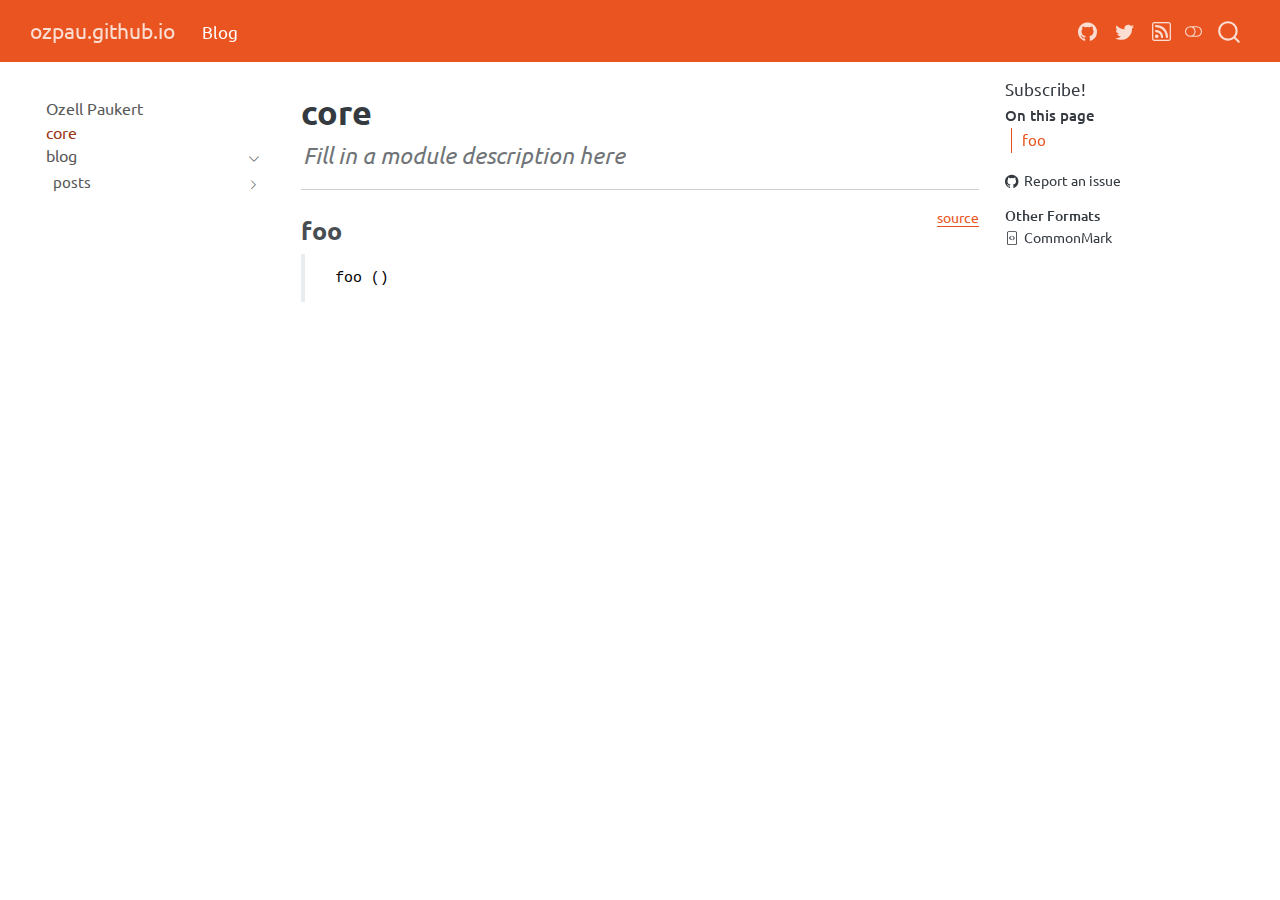
<file: core.html>
<!DOCTYPE html>
<html xmlns="http://www.w3.org/1999/xhtml" lang="en" xml:lang="en"><head>

<meta charset="utf-8">
<meta name="generator" content="quarto-1.6.40">

<meta name="viewport" content="width=device-width, initial-scale=1.0, user-scalable=yes">

<meta name="description" content="Fill in a module description here">

<title>core – ozpau.github.io</title>
<style>
code{white-space: pre-wrap;}
span.smallcaps{font-variant: small-caps;}
div.columns{display: flex; gap: min(4vw, 1.5em);}
div.column{flex: auto; overflow-x: auto;}
div.hanging-indent{margin-left: 1.5em; text-indent: -1.5em;}
ul.task-list{list-style: none;}
ul.task-list li input[type="checkbox"] {
  width: 0.8em;
  margin: 0 0.8em 0.2em -1em; /* quarto-specific, see https://github.com/quarto-dev/quarto-cli/issues/4556 */ 
  vertical-align: middle;
}
</style>


<script src="site_libs/quarto-nav/quarto-nav.js"></script>
<script src="site_libs/quarto-nav/headroom.min.js"></script>
<script src="site_libs/clipboard/clipboard.min.js"></script>
<script src="site_libs/quarto-search/autocomplete.umd.js"></script>
<script src="site_libs/quarto-search/fuse.min.js"></script>
<script src="site_libs/quarto-search/quarto-search.js"></script>
<meta name="quarto:offset" content="./">
<link href="./favicon.png" rel="icon" type="image/png">
<script src="site_libs/quarto-html/quarto.js"></script>
<script src="site_libs/quarto-html/popper.min.js"></script>
<script src="site_libs/quarto-html/tippy.umd.min.js"></script>
<script src="site_libs/quarto-html/anchor.min.js"></script>
<link href="site_libs/quarto-html/tippy.css" rel="stylesheet">
<link href="site_libs/quarto-html/quarto-syntax-highlighting-549806ee2085284f45b00abea8c6df48.css" rel="stylesheet" class="quarto-color-scheme" id="quarto-text-highlighting-styles">
<link href="site_libs/quarto-html/quarto-syntax-highlighting-dark-8ea72dc5fed832574809a9c94082fbbb.css" rel="prefetch" class="quarto-color-scheme quarto-color-alternate" id="quarto-text-highlighting-styles">
<script src="site_libs/bootstrap/bootstrap.min.js"></script>
<link href="site_libs/bootstrap/bootstrap-icons.css" rel="stylesheet">
<link href="site_libs/bootstrap/bootstrap-b07e2dbc655d3a7d8f130b6bb9db18c3.min.css" rel="stylesheet" append-hash="true" class="quarto-color-scheme" id="quarto-bootstrap" data-mode="light">
<link href="site_libs/bootstrap/bootstrap-dark-c20a889b30d1ae89c2eaa1ca5995ea54.min.css" rel="prefetch" append-hash="true" class="quarto-color-scheme quarto-color-alternate" id="quarto-bootstrap" data-mode="dark">
<script id="quarto-search-options" type="application/json">{
  "location": "navbar",
  "copy-button": false,
  "collapse-after": 3,
  "panel-placement": "end",
  "type": "overlay",
  "limit": 50,
  "keyboard-shortcut": [
    "f",
    "/",
    "s"
  ],
  "show-item-context": false,
  "language": {
    "search-no-results-text": "No results",
    "search-matching-documents-text": "matching documents",
    "search-copy-link-title": "Copy link to search",
    "search-hide-matches-text": "Hide additional matches",
    "search-more-match-text": "more match in this document",
    "search-more-matches-text": "more matches in this document",
    "search-clear-button-title": "Clear",
    "search-text-placeholder": "",
    "search-detached-cancel-button-title": "Cancel",
    "search-submit-button-title": "Submit",
    "search-label": "Search"
  }
}</script>


<link rel="stylesheet" href="styles.css">
<meta property="og:title" content="core – ozpau.github.io">
<meta property="og:description" content="Fill in a module description here">
<meta property="og:site_name" content="ozpau.github.io">
<meta name="twitter:title" content="core – ozpau.github.io">
<meta name="twitter:description" content="Fill in a module description here">
<meta name="twitter:card" content="summary">
</head>

<body class="nav-sidebar floating nav-fixed">

<div id="quarto-search-results"></div>
  <header id="quarto-header" class="headroom fixed-top">
    <nav class="navbar navbar-expand-lg " data-bs-theme="dark">
      <div class="navbar-container container-fluid">
      <div class="navbar-brand-container mx-auto">
    <a class="navbar-brand" href="./index.html">
    <span class="navbar-title">ozpau.github.io</span>
    </a>
  </div>
            <div id="quarto-search" class="" title="Search"></div>
          <button class="navbar-toggler" type="button" data-bs-toggle="collapse" data-bs-target="#navbarCollapse" aria-controls="navbarCollapse" role="menu" aria-expanded="false" aria-label="Toggle navigation" onclick="if (window.quartoToggleHeadroom) { window.quartoToggleHeadroom(); }">
  <span class="navbar-toggler-icon"></span>
</button>
          <div class="collapse navbar-collapse" id="navbarCollapse">
            <ul class="navbar-nav navbar-nav-scroll me-auto">
  <li class="nav-item">
    <a class="nav-link active" href="./blog/index.html" aria-current="page"> 
<span class="menu-text">Blog</span></a>
  </li>  
</ul>
            <ul class="navbar-nav navbar-nav-scroll ms-auto">
  <li class="nav-item compact">
    <a class="nav-link" href="https://github.com/ozpau"> <i class="bi bi-github" role="img">
</i> 
<span class="menu-text"></span></a>
  </li>  
  <li class="nav-item compact">
    <a class="nav-link" href="https://bsky.app/profile/ozpau.bsky.social"> <i class="bi bi-twitter" role="img">
</i> 
<span class="menu-text"></span></a>
  </li>  
  <li class="nav-item compact">
    <a class="nav-link" href="./index.xml"> <i class="bi bi-rss" role="img">
</i> 
<span class="menu-text"></span></a>
  </li>  
</ul>
          </div> <!-- /navcollapse -->
            <div class="quarto-navbar-tools">
  <a href="" class="quarto-color-scheme-toggle quarto-navigation-tool  px-1" onclick="window.quartoToggleColorScheme(); return false;" title="Toggle dark mode"><i class="bi"></i></a>
</div>
      </div> <!-- /container-fluid -->
    </nav>
  <nav class="quarto-secondary-nav">
    <div class="container-fluid d-flex">
      <button type="button" class="quarto-btn-toggle btn" data-bs-toggle="collapse" role="button" data-bs-target=".quarto-sidebar-collapse-item" aria-controls="quarto-sidebar" aria-expanded="false" aria-label="Toggle sidebar navigation" onclick="if (window.quartoToggleHeadroom) { window.quartoToggleHeadroom(); }">
        <i class="bi bi-layout-text-sidebar-reverse"></i>
      </button>
        <nav class="quarto-page-breadcrumbs" aria-label="breadcrumb"><ol class="breadcrumb"><li class="breadcrumb-item"><a href="./core.html">core</a></li></ol></nav>
        <a class="flex-grow-1" role="navigation" data-bs-toggle="collapse" data-bs-target=".quarto-sidebar-collapse-item" aria-controls="quarto-sidebar" aria-expanded="false" aria-label="Toggle sidebar navigation" onclick="if (window.quartoToggleHeadroom) { window.quartoToggleHeadroom(); }">      
        </a>
    </div>
  </nav>
</header>
<!-- content -->
<div id="quarto-content" class="quarto-container page-columns page-rows-contents page-layout-article page-navbar">
<!-- sidebar -->
  <nav id="quarto-sidebar" class="sidebar collapse collapse-horizontal quarto-sidebar-collapse-item sidebar-navigation floating overflow-auto">
    <div class="sidebar-menu-container"> 
    <ul class="list-unstyled mt-1">
        <li class="sidebar-item">
  <div class="sidebar-item-container"> 
  <a href="./index.html" class="sidebar-item-text sidebar-link">
 <span class="menu-text">Ozell Paukert</span></a>
  </div>
</li>
        <li class="sidebar-item">
  <div class="sidebar-item-container"> 
  <a href="./core.html" class="sidebar-item-text sidebar-link active">
 <span class="menu-text">core</span></a>
  </div>
</li>
        <li class="sidebar-item sidebar-item-section">
      <div class="sidebar-item-container"> 
            <a href="./blog/index.html" class="sidebar-item-text sidebar-link">
 <span class="menu-text">blog</span></a>
          <a class="sidebar-item-toggle text-start" data-bs-toggle="collapse" data-bs-target="#quarto-sidebar-section-1" role="navigation" aria-expanded="true" aria-label="Toggle section">
            <i class="bi bi-chevron-right ms-2"></i>
          </a> 
      </div>
      <ul id="quarto-sidebar-section-1" class="collapse list-unstyled sidebar-section depth1 show">  
          <li class="sidebar-item sidebar-item-section">
      <div class="sidebar-item-container"> 
            <a class="sidebar-item-text sidebar-link text-start collapsed" data-bs-toggle="collapse" data-bs-target="#quarto-sidebar-section-2" role="navigation" aria-expanded="false">
 <span class="menu-text">posts</span></a>
          <a class="sidebar-item-toggle text-start collapsed" data-bs-toggle="collapse" data-bs-target="#quarto-sidebar-section-2" role="navigation" aria-expanded="false" aria-label="Toggle section">
            <i class="bi bi-chevron-right ms-2"></i>
          </a> 
      </div>
      <ul id="quarto-sidebar-section-2" class="collapse list-unstyled sidebar-section depth2 ">  
          <li class="sidebar-item sidebar-item-section">
      <span class="sidebar-item-text sidebar-link text-start">
 <span class="menu-text">2025-02-03-fastai-timeseries</span></span>
  </li>
          <li class="sidebar-item sidebar-item-section">
      <span class="sidebar-item-text sidebar-link text-start">
 <span class="menu-text">2025-02-04-jupyter-tips</span></span>
  </li>
      </ul>
  </li>
      </ul>
  </li>
    </ul>
    </div>
</nav>
<div id="quarto-sidebar-glass" class="quarto-sidebar-collapse-item" data-bs-toggle="collapse" data-bs-target=".quarto-sidebar-collapse-item"></div>
<!-- margin-sidebar -->
    <div id="quarto-margin-sidebar" class="sidebar margin-sidebar"><div class="quarto-margin-header"><div class="margin-header-item">
<div>Subscribe!</div>
</div></div>
        <nav id="TOC" role="doc-toc" class="toc-active">
    <h2 id="toc-title">On this page</h2>
   
  <ul>
  <li><a href="#foo" id="toc-foo" class="nav-link active" data-scroll-target="#foo">foo</a></li>
  </ul>
<div class="toc-actions"><ul><li><a href="https://github.com/ozpau/ozpau.github.io/issues/new" class="toc-action"><i class="bi bi-github"></i>Report an issue</a></li></ul></div><div class="quarto-alternate-formats"><h2>Other Formats</h2><ul><li><a href="core.html.md"><i class="bi bi-file-code"></i>CommonMark</a></li></ul></div></nav>
    </div>
<!-- main -->
<main class="content" id="quarto-document-content">

<header id="title-block-header" class="quarto-title-block default">
<div class="quarto-title">
<h1 class="title">core</h1>
</div>

<div>
  <div class="description">
    Fill in a module description here
  </div>
</div>


<div class="quarto-title-meta">

    
  
    
  </div>
  


</header>


<!-- WARNING: THIS FILE WAS AUTOGENERATED! DO NOT EDIT! -->
<hr>
<p><a href="https://github.com/ozpau/ozpau.github.io/blob/main/ozpau/core.py#L9" target="_blank" style="float:right; font-size:smaller">source</a></p>
<section id="foo" class="level3">
<h3 class="anchored" data-anchor-id="foo">foo</h3>
<blockquote class="blockquote">
<pre><code> foo ()</code></pre>
</blockquote>


</section>

</main> <!-- /main -->
<script id="quarto-html-after-body" type="application/javascript">
window.document.addEventListener("DOMContentLoaded", function (event) {
  const toggleBodyColorMode = (bsSheetEl) => {
    const mode = bsSheetEl.getAttribute("data-mode");
    const bodyEl = window.document.querySelector("body");
    if (mode === "dark") {
      bodyEl.classList.add("quarto-dark");
      bodyEl.classList.remove("quarto-light");
    } else {
      bodyEl.classList.add("quarto-light");
      bodyEl.classList.remove("quarto-dark");
    }
  }
  const toggleBodyColorPrimary = () => {
    const bsSheetEl = window.document.querySelector("link#quarto-bootstrap");
    if (bsSheetEl) {
      toggleBodyColorMode(bsSheetEl);
    }
  }
  toggleBodyColorPrimary();  
  const disableStylesheet = (stylesheets) => {
    for (let i=0; i < stylesheets.length; i++) {
      const stylesheet = stylesheets[i];
      stylesheet.rel = 'prefetch';
    }
  }
  const enableStylesheet = (stylesheets) => {
    for (let i=0; i < stylesheets.length; i++) {
      const stylesheet = stylesheets[i];
      stylesheet.rel = 'stylesheet';
    }
  }
  const manageTransitions = (selector, allowTransitions) => {
    const els = window.document.querySelectorAll(selector);
    for (let i=0; i < els.length; i++) {
      const el = els[i];
      if (allowTransitions) {
        el.classList.remove('notransition');
      } else {
        el.classList.add('notransition');
      }
    }
  }
  const toggleGiscusIfUsed = (isAlternate, darkModeDefault) => {
    const baseTheme = document.querySelector('#giscus-base-theme')?.value ?? 'light';
    const alternateTheme = document.querySelector('#giscus-alt-theme')?.value ?? 'dark';
    let newTheme = '';
    if(darkModeDefault) {
      newTheme = isAlternate ? baseTheme : alternateTheme;
    } else {
      newTheme = isAlternate ? alternateTheme : baseTheme;
    }
    const changeGiscusTheme = () => {
      // From: https://github.com/giscus/giscus/issues/336
      const sendMessage = (message) => {
        const iframe = document.querySelector('iframe.giscus-frame');
        if (!iframe) return;
        iframe.contentWindow.postMessage({ giscus: message }, 'https://giscus.app');
      }
      sendMessage({
        setConfig: {
          theme: newTheme
        }
      });
    }
    const isGiscussLoaded = window.document.querySelector('iframe.giscus-frame') !== null;
    if (isGiscussLoaded) {
      changeGiscusTheme();
    }
  }
  const toggleColorMode = (alternate) => {
    // Switch the stylesheets
    const alternateStylesheets = window.document.querySelectorAll('link.quarto-color-scheme.quarto-color-alternate');
    manageTransitions('#quarto-margin-sidebar .nav-link', false);
    if (alternate) {
      enableStylesheet(alternateStylesheets);
      for (const sheetNode of alternateStylesheets) {
        if (sheetNode.id === "quarto-bootstrap") {
          toggleBodyColorMode(sheetNode);
        }
      }
    } else {
      disableStylesheet(alternateStylesheets);
      toggleBodyColorPrimary();
    }
    manageTransitions('#quarto-margin-sidebar .nav-link', true);
    // Switch the toggles
    const toggles = window.document.querySelectorAll('.quarto-color-scheme-toggle');
    for (let i=0; i < toggles.length; i++) {
      const toggle = toggles[i];
      if (toggle) {
        if (alternate) {
          toggle.classList.add("alternate");     
        } else {
          toggle.classList.remove("alternate");
        }
      }
    }
    // Hack to workaround the fact that safari doesn't
    // properly recolor the scrollbar when toggling (#1455)
    if (navigator.userAgent.indexOf('Safari') > 0 && navigator.userAgent.indexOf('Chrome') == -1) {
      manageTransitions("body", false);
      window.scrollTo(0, 1);
      setTimeout(() => {
        window.scrollTo(0, 0);
        manageTransitions("body", true);
      }, 40);  
    }
  }
  const isFileUrl = () => { 
    return window.location.protocol === 'file:';
  }
  const hasAlternateSentinel = () => {  
    let styleSentinel = getColorSchemeSentinel();
    if (styleSentinel !== null) {
      return styleSentinel === "alternate";
    } else {
      return false;
    }
  }
  const setStyleSentinel = (alternate) => {
    const value = alternate ? "alternate" : "default";
    if (!isFileUrl()) {
      window.localStorage.setItem("quarto-color-scheme", value);
    } else {
      localAlternateSentinel = value;
    }
  }
  const getColorSchemeSentinel = () => {
    if (!isFileUrl()) {
      const storageValue = window.localStorage.getItem("quarto-color-scheme");
      return storageValue != null ? storageValue : localAlternateSentinel;
    } else {
      return localAlternateSentinel;
    }
  }
  const darkModeDefault = false;
  let localAlternateSentinel = darkModeDefault ? 'alternate' : 'default';
  // Dark / light mode switch
  window.quartoToggleColorScheme = () => {
    // Read the current dark / light value 
    let toAlternate = !hasAlternateSentinel();
    toggleColorMode(toAlternate);
    setStyleSentinel(toAlternate);
    toggleGiscusIfUsed(toAlternate, darkModeDefault);
  };
  // Ensure there is a toggle, if there isn't float one in the top right
  if (window.document.querySelector('.quarto-color-scheme-toggle') === null) {
    const a = window.document.createElement('a');
    a.classList.add('top-right');
    a.classList.add('quarto-color-scheme-toggle');
    a.href = "";
    a.onclick = function() { try { window.quartoToggleColorScheme(); } catch {} return false; };
    const i = window.document.createElement("i");
    i.classList.add('bi');
    a.appendChild(i);
    window.document.body.appendChild(a);
  }
  // Switch to dark mode if need be
  if (hasAlternateSentinel()) {
    toggleColorMode(true);
  } else {
    toggleColorMode(false);
  }
  const icon = "";
  const anchorJS = new window.AnchorJS();
  anchorJS.options = {
    placement: 'right',
    icon: icon
  };
  anchorJS.add('.anchored');
  const isCodeAnnotation = (el) => {
    for (const clz of el.classList) {
      if (clz.startsWith('code-annotation-')) {                     
        return true;
      }
    }
    return false;
  }
  const onCopySuccess = function(e) {
    // button target
    const button = e.trigger;
    // don't keep focus
    button.blur();
    // flash "checked"
    button.classList.add('code-copy-button-checked');
    var currentTitle = button.getAttribute("title");
    button.setAttribute("title", "Copied!");
    let tooltip;
    if (window.bootstrap) {
      button.setAttribute("data-bs-toggle", "tooltip");
      button.setAttribute("data-bs-placement", "left");
      button.setAttribute("data-bs-title", "Copied!");
      tooltip = new bootstrap.Tooltip(button, 
        { trigger: "manual", 
          customClass: "code-copy-button-tooltip",
          offset: [0, -8]});
      tooltip.show();    
    }
    setTimeout(function() {
      if (tooltip) {
        tooltip.hide();
        button.removeAttribute("data-bs-title");
        button.removeAttribute("data-bs-toggle");
        button.removeAttribute("data-bs-placement");
      }
      button.setAttribute("title", currentTitle);
      button.classList.remove('code-copy-button-checked');
    }, 1000);
    // clear code selection
    e.clearSelection();
  }
  const getTextToCopy = function(trigger) {
      const codeEl = trigger.previousElementSibling.cloneNode(true);
      for (const childEl of codeEl.children) {
        if (isCodeAnnotation(childEl)) {
          childEl.remove();
        }
      }
      return codeEl.innerText;
  }
  const clipboard = new window.ClipboardJS('.code-copy-button:not([data-in-quarto-modal])', {
    text: getTextToCopy
  });
  clipboard.on('success', onCopySuccess);
  if (window.document.getElementById('quarto-embedded-source-code-modal')) {
    const clipboardModal = new window.ClipboardJS('.code-copy-button[data-in-quarto-modal]', {
      text: getTextToCopy,
      container: window.document.getElementById('quarto-embedded-source-code-modal')
    });
    clipboardModal.on('success', onCopySuccess);
  }
    var localhostRegex = new RegExp(/^(?:http|https):\/\/localhost\:?[0-9]*\//);
    var mailtoRegex = new RegExp(/^mailto:/);
      var filterRegex = new RegExp("https:\/\/ozpau\.github\.io\/ozpau\.github\.io");
    var isInternal = (href) => {
        return filterRegex.test(href) || localhostRegex.test(href) || mailtoRegex.test(href);
    }
    // Inspect non-navigation links and adorn them if external
 	var links = window.document.querySelectorAll('a[href]:not(.nav-link):not(.navbar-brand):not(.toc-action):not(.sidebar-link):not(.sidebar-item-toggle):not(.pagination-link):not(.no-external):not([aria-hidden]):not(.dropdown-item):not(.quarto-navigation-tool):not(.about-link)');
    for (var i=0; i<links.length; i++) {
      const link = links[i];
      if (!isInternal(link.href)) {
        // undo the damage that might have been done by quarto-nav.js in the case of
        // links that we want to consider external
        if (link.dataset.originalHref !== undefined) {
          link.href = link.dataset.originalHref;
        }
      }
    }
  function tippyHover(el, contentFn, onTriggerFn, onUntriggerFn) {
    const config = {
      allowHTML: true,
      maxWidth: 500,
      delay: 100,
      arrow: false,
      appendTo: function(el) {
          return el.parentElement;
      },
      interactive: true,
      interactiveBorder: 10,
      theme: 'quarto',
      placement: 'bottom-start',
    };
    if (contentFn) {
      config.content = contentFn;
    }
    if (onTriggerFn) {
      config.onTrigger = onTriggerFn;
    }
    if (onUntriggerFn) {
      config.onUntrigger = onUntriggerFn;
    }
    window.tippy(el, config); 
  }
  const noterefs = window.document.querySelectorAll('a[role="doc-noteref"]');
  for (var i=0; i<noterefs.length; i++) {
    const ref = noterefs[i];
    tippyHover(ref, function() {
      // use id or data attribute instead here
      let href = ref.getAttribute('data-footnote-href') || ref.getAttribute('href');
      try { href = new URL(href).hash; } catch {}
      const id = href.replace(/^#\/?/, "");
      const note = window.document.getElementById(id);
      if (note) {
        return note.innerHTML;
      } else {
        return "";
      }
    });
  }
  const xrefs = window.document.querySelectorAll('a.quarto-xref');
  const processXRef = (id, note) => {
    // Strip column container classes
    const stripColumnClz = (el) => {
      el.classList.remove("page-full", "page-columns");
      if (el.children) {
        for (const child of el.children) {
          stripColumnClz(child);
        }
      }
    }
    stripColumnClz(note)
    if (id === null || id.startsWith('sec-')) {
      // Special case sections, only their first couple elements
      const container = document.createElement("div");
      if (note.children && note.children.length > 2) {
        container.appendChild(note.children[0].cloneNode(true));
        for (let i = 1; i < note.children.length; i++) {
          const child = note.children[i];
          if (child.tagName === "P" && child.innerText === "") {
            continue;
          } else {
            container.appendChild(child.cloneNode(true));
            break;
          }
        }
        if (window.Quarto?.typesetMath) {
          window.Quarto.typesetMath(container);
        }
        return container.innerHTML
      } else {
        if (window.Quarto?.typesetMath) {
          window.Quarto.typesetMath(note);
        }
        return note.innerHTML;
      }
    } else {
      // Remove any anchor links if they are present
      const anchorLink = note.querySelector('a.anchorjs-link');
      if (anchorLink) {
        anchorLink.remove();
      }
      if (window.Quarto?.typesetMath) {
        window.Quarto.typesetMath(note);
      }
      if (note.classList.contains("callout")) {
        return note.outerHTML;
      } else {
        return note.innerHTML;
      }
    }
  }
  for (var i=0; i<xrefs.length; i++) {
    const xref = xrefs[i];
    tippyHover(xref, undefined, function(instance) {
      instance.disable();
      let url = xref.getAttribute('href');
      let hash = undefined; 
      if (url.startsWith('#')) {
        hash = url;
      } else {
        try { hash = new URL(url).hash; } catch {}
      }
      if (hash) {
        const id = hash.replace(/^#\/?/, "");
        const note = window.document.getElementById(id);
        if (note !== null) {
          try {
            const html = processXRef(id, note.cloneNode(true));
            instance.setContent(html);
          } finally {
            instance.enable();
            instance.show();
          }
        } else {
          // See if we can fetch this
          fetch(url.split('#')[0])
          .then(res => res.text())
          .then(html => {
            const parser = new DOMParser();
            const htmlDoc = parser.parseFromString(html, "text/html");
            const note = htmlDoc.getElementById(id);
            if (note !== null) {
              const html = processXRef(id, note);
              instance.setContent(html);
            } 
          }).finally(() => {
            instance.enable();
            instance.show();
          });
        }
      } else {
        // See if we can fetch a full url (with no hash to target)
        // This is a special case and we should probably do some content thinning / targeting
        fetch(url)
        .then(res => res.text())
        .then(html => {
          const parser = new DOMParser();
          const htmlDoc = parser.parseFromString(html, "text/html");
          const note = htmlDoc.querySelector('main.content');
          if (note !== null) {
            // This should only happen for chapter cross references
            // (since there is no id in the URL)
            // remove the first header
            if (note.children.length > 0 && note.children[0].tagName === "HEADER") {
              note.children[0].remove();
            }
            const html = processXRef(null, note);
            instance.setContent(html);
          } 
        }).finally(() => {
          instance.enable();
          instance.show();
        });
      }
    }, function(instance) {
    });
  }
      let selectedAnnoteEl;
      const selectorForAnnotation = ( cell, annotation) => {
        let cellAttr = 'data-code-cell="' + cell + '"';
        let lineAttr = 'data-code-annotation="' +  annotation + '"';
        const selector = 'span[' + cellAttr + '][' + lineAttr + ']';
        return selector;
      }
      const selectCodeLines = (annoteEl) => {
        const doc = window.document;
        const targetCell = annoteEl.getAttribute("data-target-cell");
        const targetAnnotation = annoteEl.getAttribute("data-target-annotation");
        const annoteSpan = window.document.querySelector(selectorForAnnotation(targetCell, targetAnnotation));
        const lines = annoteSpan.getAttribute("data-code-lines").split(",");
        const lineIds = lines.map((line) => {
          return targetCell + "-" + line;
        })
        let top = null;
        let height = null;
        let parent = null;
        if (lineIds.length > 0) {
            //compute the position of the single el (top and bottom and make a div)
            const el = window.document.getElementById(lineIds[0]);
            top = el.offsetTop;
            height = el.offsetHeight;
            parent = el.parentElement.parentElement;
          if (lineIds.length > 1) {
            const lastEl = window.document.getElementById(lineIds[lineIds.length - 1]);
            const bottom = lastEl.offsetTop + lastEl.offsetHeight;
            height = bottom - top;
          }
          if (top !== null && height !== null && parent !== null) {
            // cook up a div (if necessary) and position it 
            let div = window.document.getElementById("code-annotation-line-highlight");
            if (div === null) {
              div = window.document.createElement("div");
              div.setAttribute("id", "code-annotation-line-highlight");
              div.style.position = 'absolute';
              parent.appendChild(div);
            }
            div.style.top = top - 2 + "px";
            div.style.height = height + 4 + "px";
            div.style.left = 0;
            let gutterDiv = window.document.getElementById("code-annotation-line-highlight-gutter");
            if (gutterDiv === null) {
              gutterDiv = window.document.createElement("div");
              gutterDiv.setAttribute("id", "code-annotation-line-highlight-gutter");
              gutterDiv.style.position = 'absolute';
              const codeCell = window.document.getElementById(targetCell);
              const gutter = codeCell.querySelector('.code-annotation-gutter');
              gutter.appendChild(gutterDiv);
            }
            gutterDiv.style.top = top - 2 + "px";
            gutterDiv.style.height = height + 4 + "px";
          }
          selectedAnnoteEl = annoteEl;
        }
      };
      const unselectCodeLines = () => {
        const elementsIds = ["code-annotation-line-highlight", "code-annotation-line-highlight-gutter"];
        elementsIds.forEach((elId) => {
          const div = window.document.getElementById(elId);
          if (div) {
            div.remove();
          }
        });
        selectedAnnoteEl = undefined;
      };
        // Handle positioning of the toggle
    window.addEventListener(
      "resize",
      throttle(() => {
        elRect = undefined;
        if (selectedAnnoteEl) {
          selectCodeLines(selectedAnnoteEl);
        }
      }, 10)
    );
    function throttle(fn, ms) {
    let throttle = false;
    let timer;
      return (...args) => {
        if(!throttle) { // first call gets through
            fn.apply(this, args);
            throttle = true;
        } else { // all the others get throttled
            if(timer) clearTimeout(timer); // cancel #2
            timer = setTimeout(() => {
              fn.apply(this, args);
              timer = throttle = false;
            }, ms);
        }
      };
    }
      // Attach click handler to the DT
      const annoteDls = window.document.querySelectorAll('dt[data-target-cell]');
      for (const annoteDlNode of annoteDls) {
        annoteDlNode.addEventListener('click', (event) => {
          const clickedEl = event.target;
          if (clickedEl !== selectedAnnoteEl) {
            unselectCodeLines();
            const activeEl = window.document.querySelector('dt[data-target-cell].code-annotation-active');
            if (activeEl) {
              activeEl.classList.remove('code-annotation-active');
            }
            selectCodeLines(clickedEl);
            clickedEl.classList.add('code-annotation-active');
          } else {
            // Unselect the line
            unselectCodeLines();
            clickedEl.classList.remove('code-annotation-active');
          }
        });
      }
  const findCites = (el) => {
    const parentEl = el.parentElement;
    if (parentEl) {
      const cites = parentEl.dataset.cites;
      if (cites) {
        return {
          el,
          cites: cites.split(' ')
        };
      } else {
        return findCites(el.parentElement)
      }
    } else {
      return undefined;
    }
  };
  var bibliorefs = window.document.querySelectorAll('a[role="doc-biblioref"]');
  for (var i=0; i<bibliorefs.length; i++) {
    const ref = bibliorefs[i];
    const citeInfo = findCites(ref);
    if (citeInfo) {
      tippyHover(citeInfo.el, function() {
        var popup = window.document.createElement('div');
        citeInfo.cites.forEach(function(cite) {
          var citeDiv = window.document.createElement('div');
          citeDiv.classList.add('hanging-indent');
          citeDiv.classList.add('csl-entry');
          var biblioDiv = window.document.getElementById('ref-' + cite);
          if (biblioDiv) {
            citeDiv.innerHTML = biblioDiv.innerHTML;
          }
          popup.appendChild(citeDiv);
        });
        return popup.innerHTML;
      });
    }
  }
});
</script>
</div> <!-- /content -->




<footer class="footer"><div class="nav-footer"><div class="nav-footer-center"><div class="toc-actions d-sm-block d-md-none"><ul><li><a href="https://github.com/ozpau/ozpau.github.io/issues/new" class="toc-action"><i class="bi bi-github"></i>Report an issue</a></li></ul></div></div></div></footer></body></html>
</file>
<file: site_libs/quarto-html/tippy.css>
.tippy-box[data-animation=fade][data-state=hidden]{opacity:0}[data-tippy-root]{max-width:calc(100vw - 10px)}.tippy-box{position:relative;background-color:#333;color:#fff;border-radius:4px;font-size:14px;line-height:1.4;white-space:normal;outline:0;transition-property:transform,visibility,opacity}.tippy-box[data-placement^=top]>.tippy-arrow{bottom:0}.tippy-box[data-placement^=top]>.tippy-arrow:before{bottom:-7px;left:0;border-width:8px 8px 0;border-top-color:initial;transform-origin:center top}.tippy-box[data-placement^=bottom]>.tippy-arrow{top:0}.tippy-box[data-placement^=bottom]>.tippy-arrow:before{top:-7px;left:0;border-width:0 8px 8px;border-bottom-color:initial;transform-origin:center bottom}.tippy-box[data-placement^=left]>.tippy-arrow{right:0}.tippy-box[data-placement^=left]>.tippy-arrow:before{border-width:8px 0 8px 8px;border-left-color:initial;right:-7px;transform-origin:center left}.tippy-box[data-placement^=right]>.tippy-arrow{left:0}.tippy-box[data-placement^=right]>.tippy-arrow:before{left:-7px;border-width:8px 8px 8px 0;border-right-color:initial;transform-origin:center right}.tippy-box[data-inertia][data-state=visible]{transition-timing-function:cubic-bezier(.54,1.5,.38,1.11)}.tippy-arrow{width:16px;height:16px;color:#333}.tippy-arrow:before{content:"";position:absolute;border-color:transparent;border-style:solid}.tippy-content{position:relative;padding:5px 9px;z-index:1}
</file>
<file: site_libs/quarto-html/quarto-syntax-highlighting-549806ee2085284f45b00abea8c6df48.css>
/* quarto syntax highlight colors */
:root {
  --quarto-hl-ot-color: #003B4F;
  --quarto-hl-at-color: #657422;
  --quarto-hl-ss-color: #20794D;
  --quarto-hl-an-color: #5E5E5E;
  --quarto-hl-fu-color: #4758AB;
  --quarto-hl-st-color: #20794D;
  --quarto-hl-cf-color: #003B4F;
  --quarto-hl-op-color: #5E5E5E;
  --quarto-hl-er-color: #AD0000;
  --quarto-hl-bn-color: #AD0000;
  --quarto-hl-al-color: #AD0000;
  --quarto-hl-va-color: #111111;
  --quarto-hl-bu-color: inherit;
  --quarto-hl-ex-color: inherit;
  --quarto-hl-pp-color: #AD0000;
  --quarto-hl-in-color: #5E5E5E;
  --quarto-hl-vs-color: #20794D;
  --quarto-hl-wa-color: #5E5E5E;
  --quarto-hl-do-color: #5E5E5E;
  --quarto-hl-im-color: #00769E;
  --quarto-hl-ch-color: #20794D;
  --quarto-hl-dt-color: #AD0000;
  --quarto-hl-fl-color: #AD0000;
  --quarto-hl-co-color: #5E5E5E;
  --quarto-hl-cv-color: #5E5E5E;
  --quarto-hl-cn-color: #8f5902;
  --quarto-hl-sc-color: #5E5E5E;
  --quarto-hl-dv-color: #AD0000;
  --quarto-hl-kw-color: #003B4F;
}

/* other quarto variables */
:root {
  --quarto-font-monospace: SFMono-Regular, Menlo, Monaco, Consolas, "Liberation Mono", "Courier New", monospace;
}

pre > code.sourceCode > span {
  color: #003B4F;
}

code span {
  color: #003B4F;
}

code.sourceCode > span {
  color: #003B4F;
}

div.sourceCode,
div.sourceCode pre.sourceCode {
  color: #003B4F;
}

code span.ot {
  color: #003B4F;
  font-style: inherit;
}

code span.at {
  color: #657422;
  font-style: inherit;
}

code span.ss {
  color: #20794D;
  font-style: inherit;
}

code span.an {
  color: #5E5E5E;
  font-style: inherit;
}

code span.fu {
  color: #4758AB;
  font-style: inherit;
}

code span.st {
  color: #20794D;
  font-style: inherit;
}

code span.cf {
  color: #003B4F;
  font-weight: bold;
  font-style: inherit;
}

code span.op {
  color: #5E5E5E;
  font-style: inherit;
}

code span.er {
  color: #AD0000;
  font-style: inherit;
}

code span.bn {
  color: #AD0000;
  font-style: inherit;
}

code span.al {
  color: #AD0000;
  font-style: inherit;
}

code span.va {
  color: #111111;
  font-style: inherit;
}

code span.bu {
  font-style: inherit;
}

code span.ex {
  font-style: inherit;
}

code span.pp {
  color: #AD0000;
  font-style: inherit;
}

code span.in {
  color: #5E5E5E;
  font-style: inherit;
}

code span.vs {
  color: #20794D;
  font-style: inherit;
}

code span.wa {
  color: #5E5E5E;
  font-style: italic;
}

code span.do {
  color: #5E5E5E;
  font-style: italic;
}

code span.im {
  color: #00769E;
  font-style: inherit;
}

code span.ch {
  color: #20794D;
  font-style: inherit;
}

code span.dt {
  color: #AD0000;
  font-style: inherit;
}

code span.fl {
  color: #AD0000;
  font-style: inherit;
}

code span.co {
  color: #5E5E5E;
  font-style: inherit;
}

code span.cv {
  color: #5E5E5E;
  font-style: italic;
}

code span.cn {
  color: #8f5902;
  font-style: inherit;
}

code span.sc {
  color: #5E5E5E;
  font-style: inherit;
}

code span.dv {
  color: #AD0000;
  font-style: inherit;
}

code span.kw {
  color: #003B4F;
  font-weight: bold;
  font-style: inherit;
}

.prevent-inlining {
  content: "</";
}

/*# sourceMappingURL=ae99138f4fbc2fb4c9f5e5cd69c22459.css.map */
</file>
<file: site_libs/quarto-html/quarto-syntax-highlighting-dark-8ea72dc5fed832574809a9c94082fbbb.css>
/* quarto syntax highlight colors */
:root {
  --quarto-hl-al-color: #f07178;
  --quarto-hl-an-color: #d4d0ab;
  --quarto-hl-at-color: #00e0e0;
  --quarto-hl-bn-color: #d4d0ab;
  --quarto-hl-bu-color: #abe338;
  --quarto-hl-ch-color: #abe338;
  --quarto-hl-co-color: #f8f8f2;
  --quarto-hl-cv-color: #ffd700;
  --quarto-hl-cn-color: #ffd700;
  --quarto-hl-cf-color: #ffa07a;
  --quarto-hl-dt-color: #ffa07a;
  --quarto-hl-dv-color: #d4d0ab;
  --quarto-hl-do-color: #f8f8f2;
  --quarto-hl-er-color: #f07178;
  --quarto-hl-ex-color: #00e0e0;
  --quarto-hl-fl-color: #d4d0ab;
  --quarto-hl-fu-color: #ffa07a;
  --quarto-hl-im-color: #abe338;
  --quarto-hl-in-color: #d4d0ab;
  --quarto-hl-kw-color: #ffa07a;
  --quarto-hl-op-color: #ffa07a;
  --quarto-hl-ot-color: #00e0e0;
  --quarto-hl-pp-color: #dcc6e0;
  --quarto-hl-re-color: #00e0e0;
  --quarto-hl-sc-color: #abe338;
  --quarto-hl-ss-color: #abe338;
  --quarto-hl-st-color: #abe338;
  --quarto-hl-va-color: #00e0e0;
  --quarto-hl-vs-color: #abe338;
  --quarto-hl-wa-color: #dcc6e0;
}

/* other quarto variables */
:root {
  --quarto-font-monospace: SFMono-Regular, Menlo, Monaco, Consolas, "Liberation Mono", "Courier New", monospace;
}

code span.al {
  background-color: #2a0f15;
  font-weight: bold;
  color: #f07178;
}

code span.an {
  color: #d4d0ab;
}

code span.at {
  color: #00e0e0;
}

code span.bn {
  color: #d4d0ab;
}

code span.bu {
  color: #abe338;
}

code span.ch {
  color: #abe338;
}

code span.co {
  font-style: italic;
  color: #f8f8f2;
}

code span.cv {
  color: #ffd700;
}

code span.cn {
  color: #ffd700;
}

code span.cf {
  font-weight: bold;
  color: #ffa07a;
}

code span.dt {
  color: #ffa07a;
}

code span.dv {
  color: #d4d0ab;
}

code span.do {
  color: #f8f8f2;
}

code span.er {
  color: #f07178;
  text-decoration: underline;
}

code span.ex {
  font-weight: bold;
  color: #00e0e0;
}

code span.fl {
  color: #d4d0ab;
}

code span.fu {
  color: #ffa07a;
}

code span.im {
  color: #abe338;
}

code span.in {
  color: #d4d0ab;
}

code span.kw {
  font-weight: bold;
  color: #ffa07a;
}

pre > code.sourceCode > span {
  color: #f8f8f2;
}

code span {
  color: #f8f8f2;
}

code.sourceCode > span {
  color: #f8f8f2;
}

div.sourceCode,
div.sourceCode pre.sourceCode {
  color: #f8f8f2;
}

code span.op {
  color: #ffa07a;
}

code span.ot {
  color: #00e0e0;
}

code span.pp {
  color: #dcc6e0;
}

code span.re {
  background-color: #f8f8f2;
  color: #00e0e0;
}

code span.sc {
  color: #abe338;
}

code span.ss {
  color: #abe338;
}

code span.st {
  color: #abe338;
}

code span.va {
  color: #00e0e0;
}

code span.vs {
  color: #abe338;
}

code span.wa {
  color: #dcc6e0;
}

.prevent-inlining {
  content: "</";
}

/*# sourceMappingURL=74548907a2aa49896d8738a3cf5e8124.css.map */
</file>
<file: styles.css>
.cell {
  margin-bottom: 1rem;
}

.cell > .sourceCode {
  margin-bottom: 0;
}

.cell-output > pre {
  margin-bottom: 0;
}

.cell-output > pre, .cell-output > .sourceCode > pre, .cell-output-stdout > pre {
  margin-left: 0.8rem;
  margin-top: 0;
  background: none;
  border-left: 2px solid lightsalmon;
  border-top-left-radius: 0;
  border-top-right-radius: 0;
}

.cell-output > .sourceCode {
  border: none;
}

.cell-output > .sourceCode {
  background: none;
  margin-top: 0;
}

div.description {
  padding-left: 2px;
  padding-top: 5px;
  font-style: italic;
  font-size: 135%;
  opacity: 70%;
}
</file>
